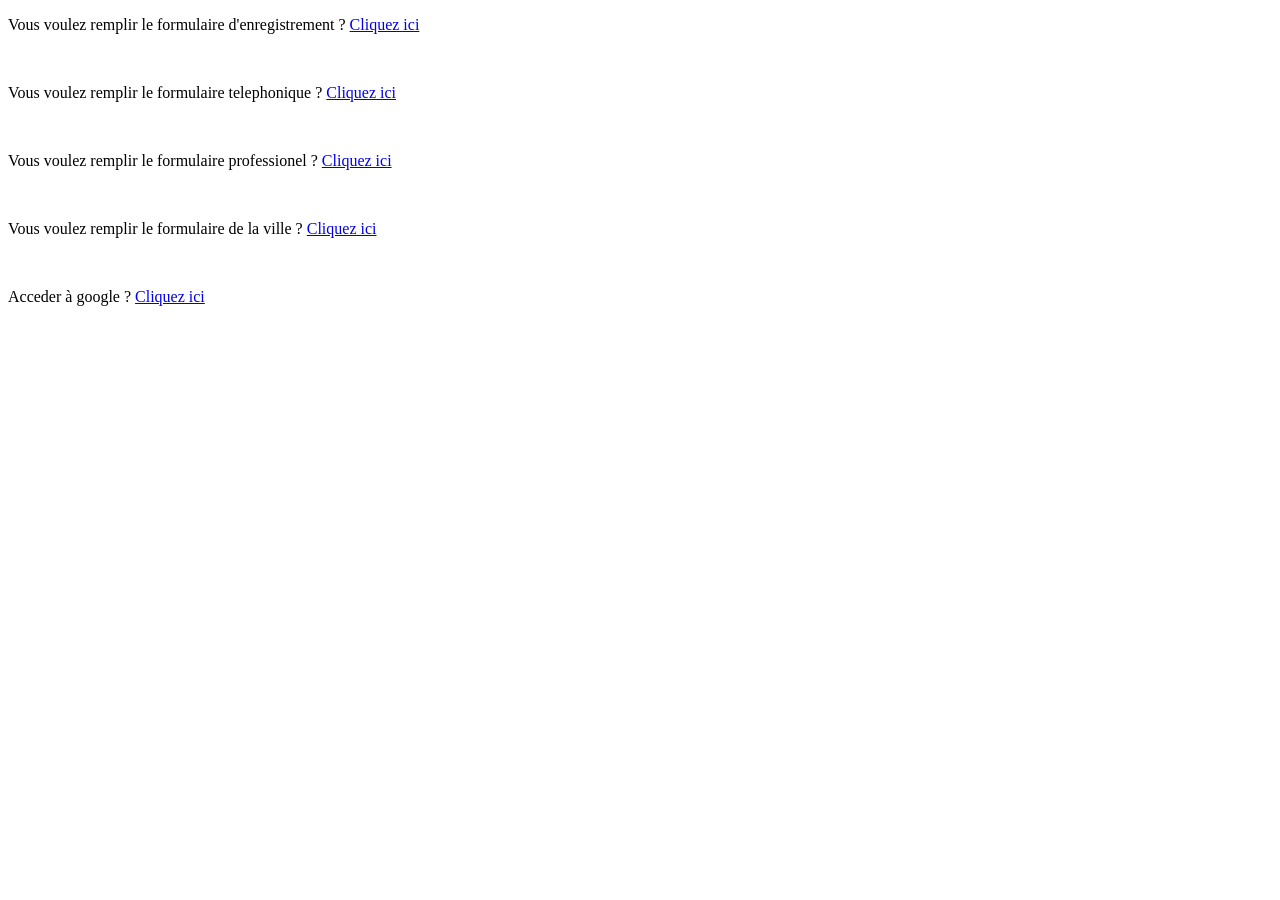
<file: HTML_ESTS/index.html>
<!DOCTYPE html>
<html lang="fr">
<head>
    <meta charset="UTF-8">
    <meta name="viewport" content="width=device-width, initial-scale=1.0">
    <title>Sommaire</title>
</head>
<body>
    <p>Vous voulez remplir le formulaire d'enregistrement ? <a href="test.html" target="_blank">Cliquez ici</a></p> <br>
    <p>Vous voulez remplir le formulaire telephonique ? <a href="test1.html" target="_blank">Cliquez ici</a></p> <br>
    <p>Vous voulez remplir le formulaire professionel ? <a href="test2.html" target="_blank">Cliquez ici</a></p> <br>
    <p>Vous voulez remplir le formulaire de la ville ? <a href="test3.html" target="_blank">Cliquez ici</a></p> <br>


    <p>Acceder à google ? <a href="https://www.google.com" target="_blank">Cliquez ici</a></p> <br>

</body>
</html>
</file>
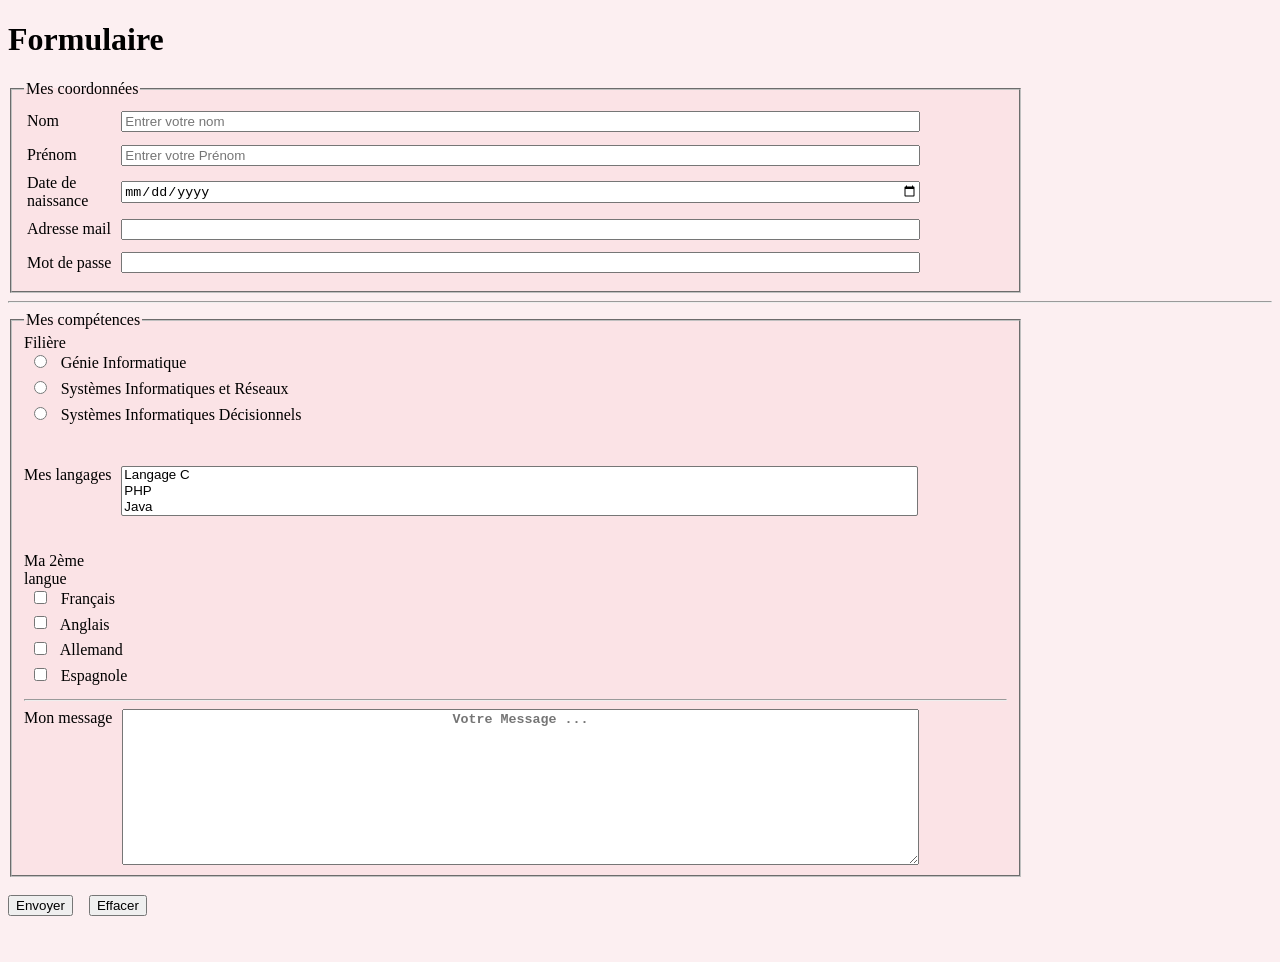
<file: projet_dev_web/index.html>
<!DOCTYPE html>
<html lang="en">
<head>
    <meta charset="UTF-8">
    <meta name="viewport" content="width=device-width, initial-scale=1.0">
    <title>Document</title>
    <link rel="stylesheet" href="style.css">
</head>
<body>
    <h1>Formulaire</h1>

    <form action="#">
        <fieldset>
            <legend>Mes coordonnées</legend>
            <table border="0">
                <tr>
                    <td class="entry"><label for="Nom">Nom</label> </td>
                    <td><input type="text" name="Nom" id="Nom" placeholder="Entrer votre nom"></td>
                </tr>

                <tr>
                    <td class="entry"><label for="Prenom">Prénom</label> </td>
                    <td><input type="text" name="Prenom" id="Prenom" placeholder="Entrer votre Prénom"></td>
                </tr>

                <tr>
                    <td class="entry"><label for="Date">Date de naissance</label> </td>
                    <td><input type="date" name="Date" id="Date"></td>
                </tr>

                <tr>
                    <td class="entry"><label for="email">Adresse mail</label> </td>
                    <td><input type="email" name="Email" id="Email"></td>
                </tr>

                <tr>
                    <td class="entry"><label for="Password">Mot de passe</label> </td>
                    <td><input type="password" name="Password" id="Password"></td>
                </tr>
            </table>
        </fieldset>

        <hr>

        <fieldset>
            <legend>Mes compétences</legend>

                <label for="filiere">Filière</label><br>
                <input type="radio" name="filiere" id="filiere" value="Génie Informatique"> Génie Informatique <br>
                <input type="radio" name="filiere" id="filiere" value="Systèmes Informatiques et Réseaux"> Systèmes Informatiques et Réseaux <br> 
                <input type="radio" name="filiere" id="filiere" value="Systèmes Informatiques Décisionnels"> Systèmes Informatiques Décisionnels <br><br>
                <br>
                <div class="textes">
                    <label for="langages">Mes langages</label>
                    <select name="langages[]" id="langages" multiple>
                        <option value="Langage C"> Langage C</option>
                        <option value="PHP"> PHP</option>
                        <option value="Java"> Java</option>
                    </select>
                </div>
                <br><br>
                <label for="langues">Ma 2ème <br>langue</label> <br>
                
                <input type="checkbox" name="langues" id="langues" value="Français"> Français <br>
                   
                <input type="checkbox" name="langues" id="langues" value="Anglais"> Anglais <br>
                    
                <input type="checkbox" name="langues" id="langues" value="Allemand"> Allemand <br>
                    
                <input type="checkbox" name="langues" id="langues" value="Espagnole"> Espagnole <br>
                    
            <hr>

            <div class="textes">
                <label for="Message">Mon message</label> 
                <textarea name="message" id="message" cols="100" rows="10" placeholder="Votre Message ..."></textarea>
            </div>

        </fieldset><br>
        <input type="submit" value="Envoyer" name="envoyer" id="envoyer"> &nbsp;&nbsp; <input type="reset" name="effacer" id="effacer" value="Effacer">
    </form>
</body>
</html>
</file>
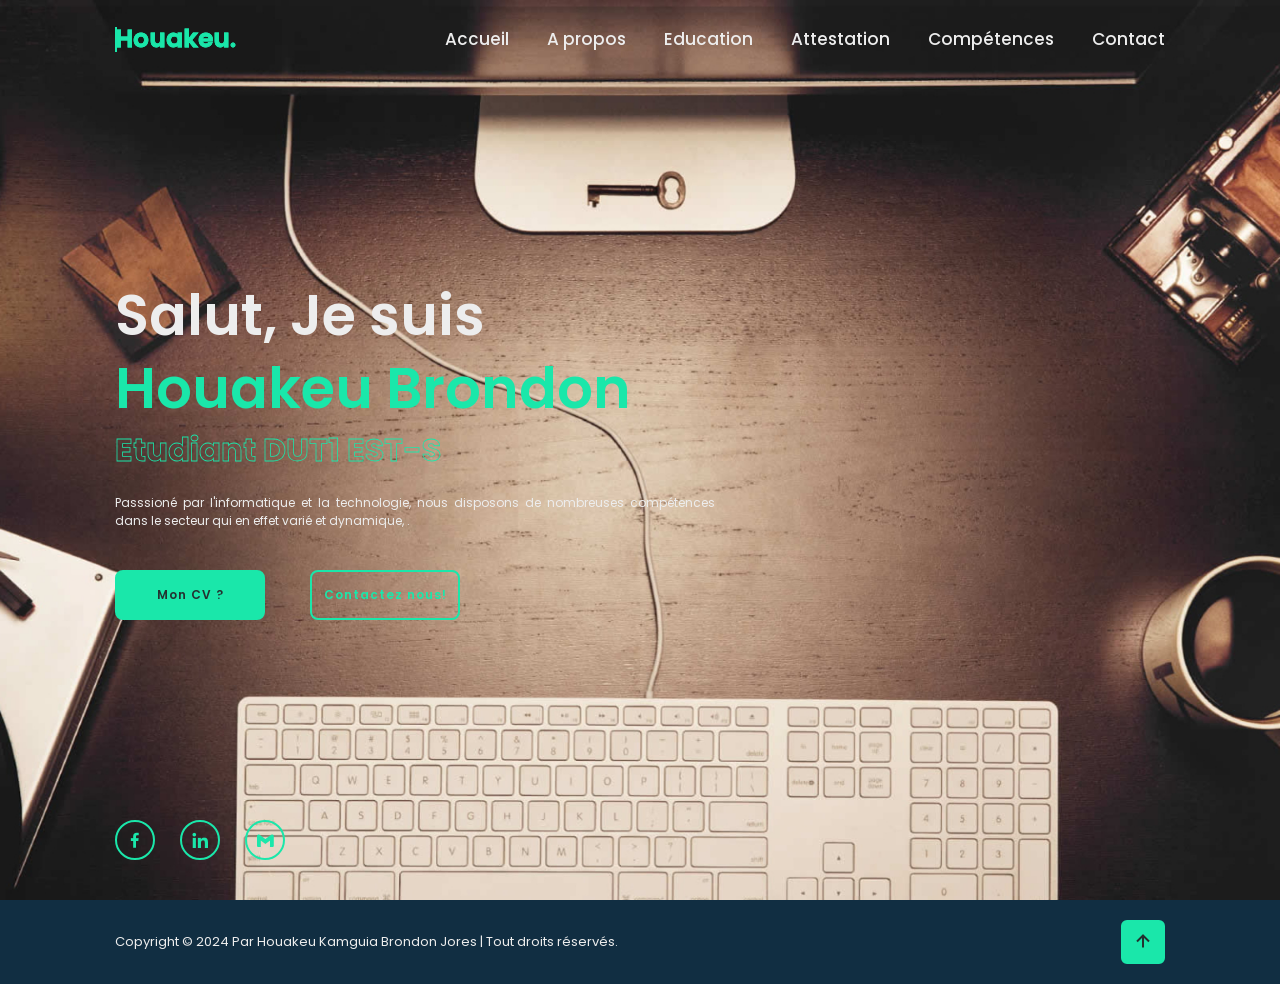
<file: Site Portfolio/index.html>
<!DOCTYPE html>
<html lang="fr">
<head>
    <meta charset="UTF-8">
    <meta http-equiv="X-UA-Compatible" content="IE=edge">
    <meta name="viewport" content="width=device-width, initial-scale=1.0">
    <title>Houakeu Brondon Portfolio</title>
    <link rel="stylesheet" href="css/style.css">
    <link rel="shortcut icon" href="images/Young_programs-removebg-preview.png" type="image/x-icon">
     <!--Icones section -->
    <link href='https://unpkg.com/boxicons@2.1.4/css/boxicons.min.css' rel='stylesheet'>
</head>
<body>
    
    <!--header section -->
    <header class="header">
        <a href="#" class="logo">Houakeu.</a>

        <div class='bx bx-menu' id="menu-icon"></div>
       
        <nav class="navbar">
            <a href="index.html" target="_blank" class="active">Accueil</a>
            <a href="Apropos.html" target="_blank">A propos</a>
            <a href="Education.html" target="_blank">Education</a>
            <a href="Attestation.html" target="_blank">Attestation</a>
            <a href="competences.html" target="_blank">Compétences</a>
            <a href="contact.html" target="_blank">Contact</a>

            <span class="active-nav"></span>
        </nav>
    </header>

    <!--Accueil section -->

    <section class="home" id="Accueil" name="Accueil">
        <div class="home-content">
            <h1>Salut, Je suis <span>Houakeu Brondon</span></h1>
            <div class="text-animate">
                <h3>Etudiant DUT1 EST-S</h3>
            </div>
            <p>
            Passsioné par l'informatique et la technologie, nous disposons de nombreuses compétences dans le secteur qui en effet varié et dynamique, .</p>

            <div class="btn-box">
                <a href="CV_BRONDON.pdf" class="btn">Mon CV ?</a>
                <a href="mailto:houakeukamguiabrandonjores@gmail.com" class="btn">Contactez nous!</a>
            </div>
        </div>
        

        <div class="home-sci">
            <a href="https://www.facebook.com/profile.php?id=100095221237645&mibextid=ZbWKwL"><i class='bx bxl-facebook' ></i></a>
            <a href="https://www.linkedin.com/in/brondon-jores-houakeu-360a4a2b9/"><i class='bx bxl-linkedin' ></i></a>
            <a href="mailto:houakeukamguiabrandonjores@gmail.com"><i class='bx bxl-gmail' ></i></a>
        </div>

        <!--div class="home-imghover"></div-->
    </section>

    
    <!-- Footer section -->
    <footer class="footer">
        <div class="footer-text">
            <p>Copyright &copy; 2024 Par Houakeu Kamguia Brondon Jores | Tout droits réservés.</p>
        </div>

        <div class="footer-iconTop">
            <a href="#"><i class="bx bx-up-arrow-alt"></i></a>
        </div>
    </footer>
    <script src="js/script.js"></script>
</body>
</html>
</file>
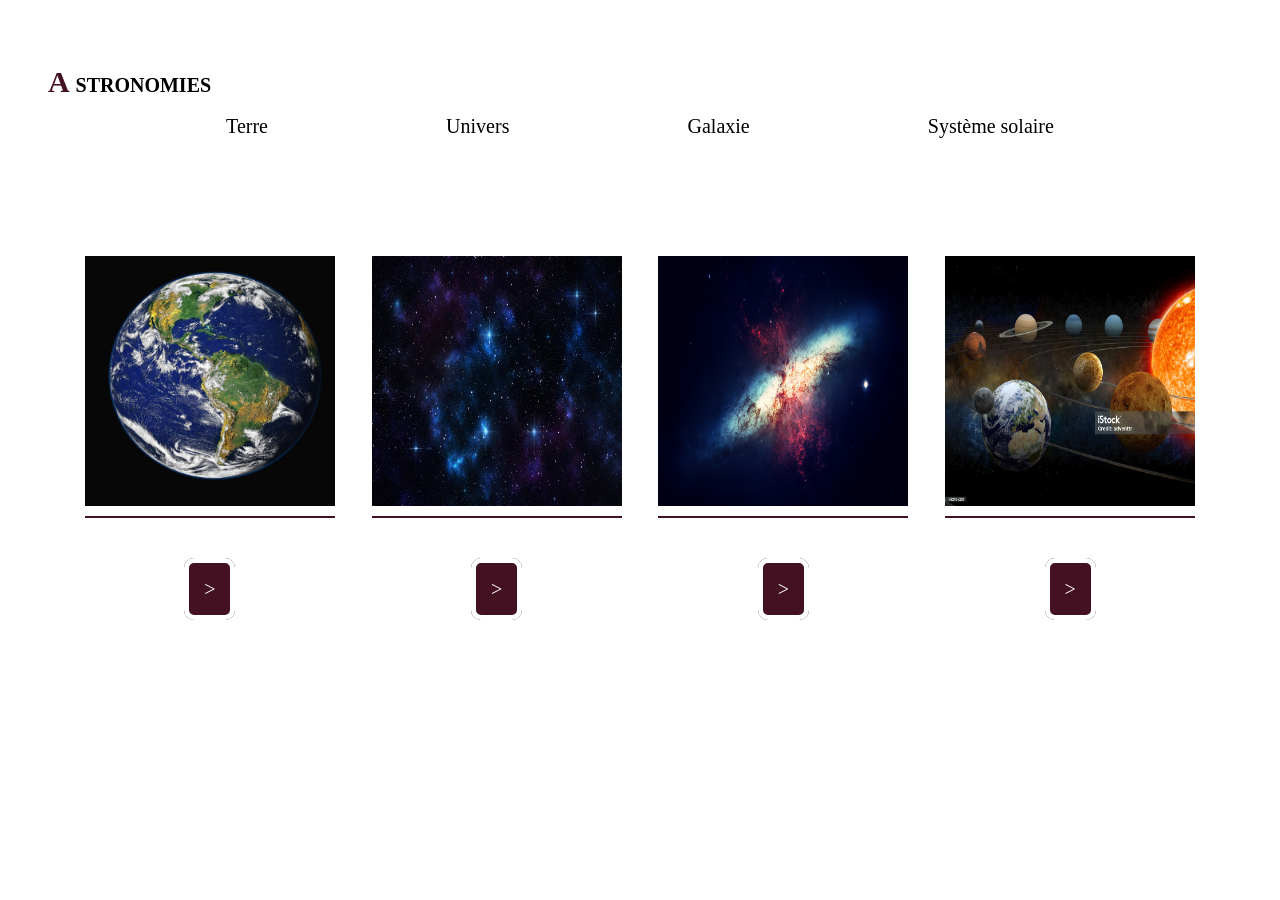
<file: TP_HTML_ESTS/Index.html>
<!DOCTYPE html>
<html lang="en">
<head>
    <meta charset="UTF-8">
    <meta name="viewport" content="width=device-width, initial-scale=1.0">
    <title>Document</title>
</head>
<body>
    <h2><span>A </span>STRONOMIES</h2>
    <nav>
        <a href="page_terre.html" target="_blank">Terre</a>
        <a href="page_univers.html" target="_blank">Univers</a>
        <a href="page_galaxie.html" target="_blank">Galaxie</a>
        <a href="page_systeme_solaire.html" target="_blank">Système solaire</a>
        
    </nav>
    

    <br>
    <div class="contain"> 
        <div>
            <img src="./images/terre2.jpg" alt="Terre">
            <p><span> <a href="page_terre.html" target="_blank"> > </a>  </span></p>
        </div>
        <div>
            <img src="./images/univers1.jpg" alt="univers">
            <p><span> <a href="page_univers.html" target="_blank"> > </a></span></p>
        </div>
        <div>
            <img src="./images/galaxie1.jpg" alt="Galaxie">
            <p><span><a href="page_galaxie.html" target="_blank"> > </a> </span></p>
        </div>
        <div>
            <img src="./images/syssol1.jpg" alt="Système solaire">
            <p><span> <a href="page_systeme_solaire.html" target="_blank"> > </a> </span></p>
        </div>    
    </div>
    
</body>
</html>

<style>
    body{
        padding: 40px;
        overflow-x: hidden;
    }
    h2 span{
        color: #412;
        font-size: 30px;
        font-weight: bold;
    }
    h2{
        font-size: 20px;
    }
    nav{
        margin-top: 10px;
        display: flex;
        flex-direction: row;
        justify-content: space-evenly;
        color: black;
        font-size: 20px;
        margin-bottom: 100px;
    }

    nav a{
        transition: .5s;
    }

    nav a:hover{    
        border-bottom: 2px solid  rgb(59, 10, 26) ;
        color: #412;
        transform: translateY(15%);
        transition: .5s;
    }

    .contain{
        margin: 0;
        display: flex;
        flex-direction: row;
        justify-content: space-evenly;
    }
    img{
        height: 250px;
        width: 250px;
        margin-bottom: 40px;
        padding-bottom: 10px;
        border-bottom: 2px solid  #412 ;
    }
    a{
        text-decoration: none;  
        color: black;
    }
    p{
        text-align: center;
    }
    p span{
        cursor: pointer;
        background: #412;
        font-size: 20px;
        color: #fff;
        padding: 15px;
        border:5px solid  #fff ;
        border-radius: 10px;
        transition: .5s;
    }
    p span a{
        cursor: pointer;
        color: #fff;
       
    }
    p span:hover{
        cursor: pointer;
        background: #fff;
        color: #412;
        border: 2px solid  #412 ;
        transition: .5s;
    }

    p span a:hover{
        cursor: pointer;
        color: #412;
        transition: .5s;
    }
</style>
</file>
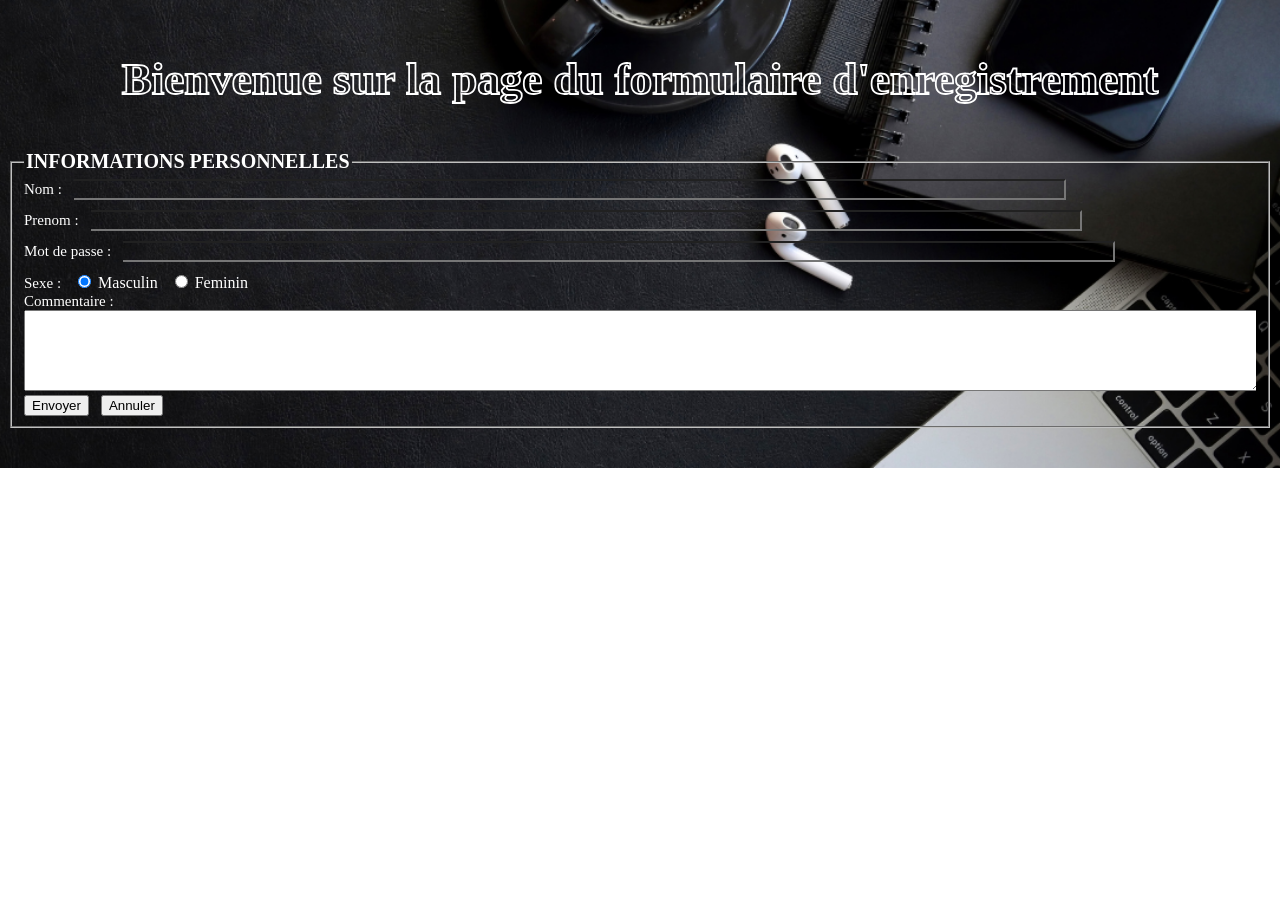
<file: HTML_ESTS/test.html>
<!DOCTYPE html>
<html>
<head>
    <title>Ma premiere page web</title>
</head>
<body background="./images/Black.png" style="background-repeat: no-repeat; background-size: cover;">

    <p style="color: transparent; text-align: center; font-size: 45px; font-weight: bold; -webkit-text-stroke: 1.8px #fff;">Bienvenue sur la page du formulaire d'enregistrement</p>
    <form action="#">
        <fieldset>
            
            
            <legend style="color: white; font-size: 20px; font-weight: bold; ">INFORMATIONS PERSONNELLES</legend>
            <div class="contain">
                <label for="Name" class="textelabel">Nom :</label> &nbsp;
                <label for="#"><input type="text" class="texteinput"></label><br>

                <label for="Name" class="textelabel">Prenom :</label> &nbsp;
                <label for="#"><input type="text" class="texteinput"></label><br>

                <label for="Name" class="textelabel">Mot de passe :</label> &nbsp;
                <label for="#"><input type="password" class="texteinput"></label><br>

                <label for="Name" class="textelabel">Sexe :</label> &nbsp;
                <label for="#" style="color: #fff;"><input type="radio" name="sexe" id="#" value="Masculin" checked > Masculin &nbsp; <input type="radio" name="sexe" id="#" value="Feminin"> Feminin</label><br>
                
                <label for="Name" class="textelabel">Commentaire :</label> &nbsp;
                <label for="#" style="color: #fff;"><textarea name="texte" id="" cols="100" rows="5"></textarea></label> <br>

                <label for="Name" class="textebtn"> <input type="submit" value="Envoyer"></label> &nbsp;
                <label for="#" class="textebtn"> <input type="reset" value="Annuler"> </label> <br>
                

            </div>            
        </fieldset>
    </form>

</body>
</html>

<style>
    *{
        overflow-x: hidden;
    }
    .texteinput{
        width: 80%; 
        margin-bottom: 10px;
        background: none;
        border-left: 0px !important ;
        color: #fff;
    }
    .textelabel{
        color: white;
        font-size: 15px;
    }
    .contain{ 
        display: block;
        justify-content: space-between;
    }
    textarea{
        width: 100%;
    }
    .textebtn{
        height: 100px;
        width: 100px;
    }
    

</style>
</file>
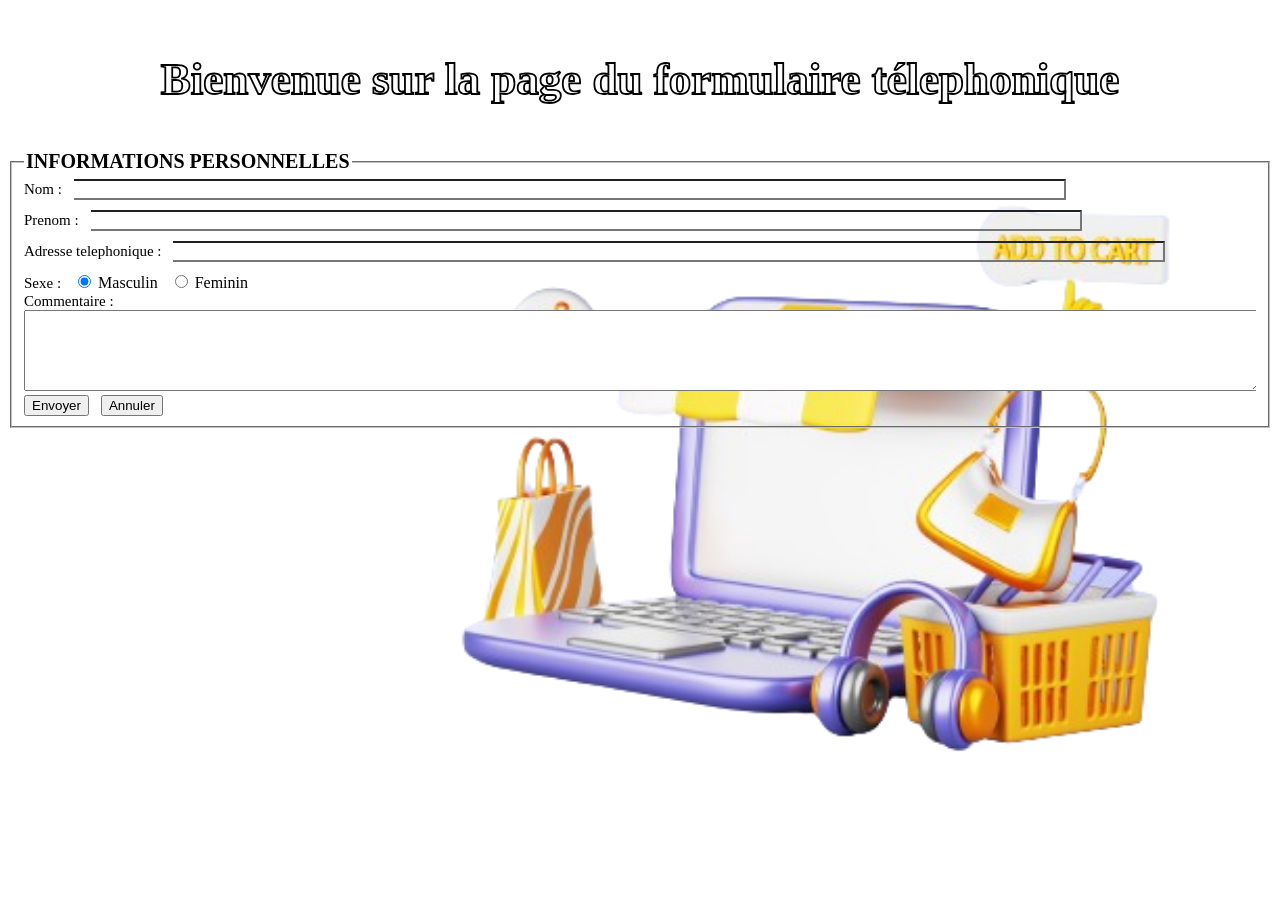
<file: HTML_ESTS/test1.html>
<!DOCTYPE html>
<html>
<head>
    <title>Ma premiere page web</title>
</head>
<body background="./images/img1.png" style="background-repeat: no-repeat; background-size: cover;">

    <p style="color: transparent; text-align: center; font-size: 45px; font-weight: bold; -webkit-text-stroke: 1.8px #000;">Bienvenue sur la page du formulaire télephonique</p>
    <form action="#">
        <fieldset>
            
            
            <legend style="color: #000; font-size: 20px; font-weight: bold; ">INFORMATIONS PERSONNELLES</legend>
            <div class="contain">
                <label for="Name" class="textelabel">Nom :</label> &nbsp;
                <label for="#"><input type="text" class="texteinput"></label><br>

                <label for="Name" class="textelabel">Prenom :</label> &nbsp;
                <label for="#"><input type="text" class="texteinput"></label><br>

                <label for="Name" class="textelabel">Adresse telephonique :</label> &nbsp;
                <label for="#"><input type="text" class="texteinput"></label><br>

                <label for="Name" class="textelabel">Sexe :</label> &nbsp;
                <label for="#" style="color: #000;"><input type="radio" name="sexe" id="#" value="Masculin" checked > Masculin &nbsp; <input type="radio" name="sexe" id="#" value="Feminin"> Feminin</label><br>
                
                <label for="Name" class="textelabel">Commentaire :</label> &nbsp;
                <label for="#" style="color: #000;"><textarea name="texte" id="" cols="100" rows="5"></textarea></label> <br>

                <label for="Name" class="textebtn"> <input type="submit" value="Envoyer"></label> &nbsp;
                <label for="#" class="textebtn"> <input type="reset" value="Annuler"> </label> <br>
                

            </div>            
        </fieldset>
    </form>

</body>
</html>

<style>
    *{
        overflow-x: hidden;
    }
    .texteinput{
        width: 80%; 
        margin-bottom: 10px;
        background: none;
        border-left: 0px !important ;
        color: #000;
    }
    .textelabel{
        color: #000;
        font-size: 15px;
    }
    .contain{ 
        display: block;
        justify-content: space-between;
    }
    textarea{
        width: 100%;
    }
    .textebtn{
        height: 100px;
        width: 100px;
    }
    

</style>
</file>
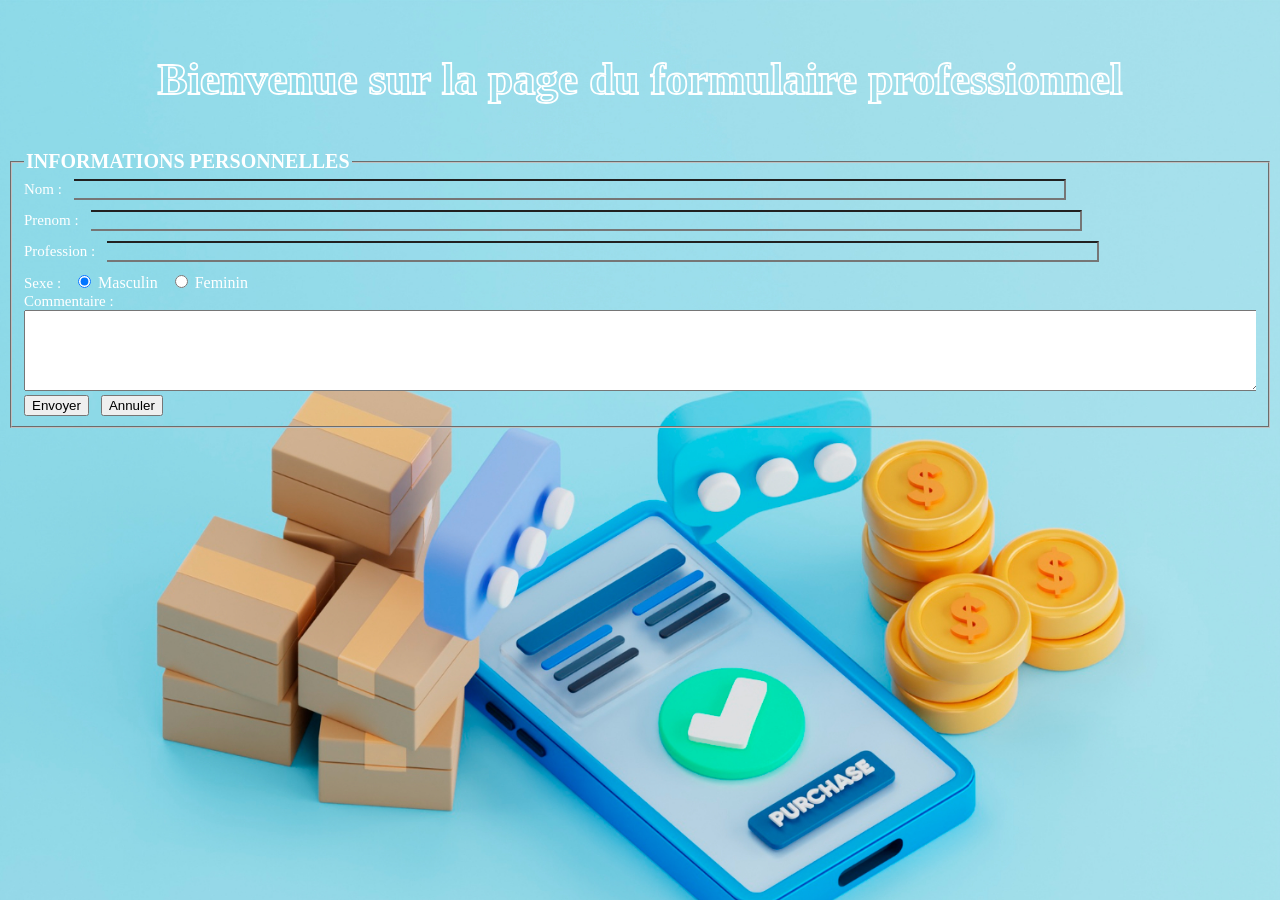
<file: HTML_ESTS/test2.html>
<!DOCTYPE html>
<html>
<head>
    <title>Ma premiere page web</title>
</head>
<body background="./images/representation.jpg" style="background-repeat: no-repeat; background-size: cover;">

    <p style="color: transparent; text-align: center; font-size: 45px; font-weight: bold; -webkit-text-stroke: 1.8px #fff;">Bienvenue sur la page du formulaire professionnel</p>
    <form action="#">
        <fieldset>
            
            
            <legend style="color: white; font-size: 20px; font-weight: bold; ">INFORMATIONS PERSONNELLES</legend>
            <div class="contain">
                <label for="Name" class="textelabel">Nom :</label> &nbsp;
                <label for="#"><input type="text" class="texteinput"></label><br>

                <label for="Name" class="textelabel">Prenom :</label> &nbsp;
                <label for="#"><input type="text" class="texteinput"></label><br>

                <label for="Name" class="textelabel">Profession :</label> &nbsp;
                <label for="#"><input type="text" class="texteinput"></label><br>

                <label for="Name" class="textelabel">Sexe :</label> &nbsp;
                <label for="#" style="color: #fff;"><input type="radio" name="sexe" id="#" value="Masculin" checked > Masculin &nbsp; <input type="radio" name="sexe" id="#" value="Feminin"> Feminin</label><br>
                
                <label for="Name" class="textelabel">Commentaire :</label> &nbsp;
                <label for="#" style="color: #fff;"><textarea name="texte" id="" cols="100" rows="5"></textarea></label> <br>

                <label for="Name" class="textebtn"> <input type="submit" value="Envoyer"></label> &nbsp;
                <label for="#" class="textebtn"> <input type="reset" value="Annuler"> </label> <br>
                

            </div>            
        </fieldset>
    </form>

</body>
</html>

<style>
    *{
        overflow-x: hidden;
    }
    .texteinput{
        width: 80%; 
        margin-bottom: 10px;
        background: none;
        border-left: 0px !important ;
        color: #fff;
    }
    .textelabel{
        color: white;
        font-size: 15px;
    }
    .contain{ 
        display: block;
        justify-content: space-between;
    }
    textarea{
        width: 100%;
    }
    .textebtn{
        height: 100px;
        width: 100px;
    }
    

</style>
</file>
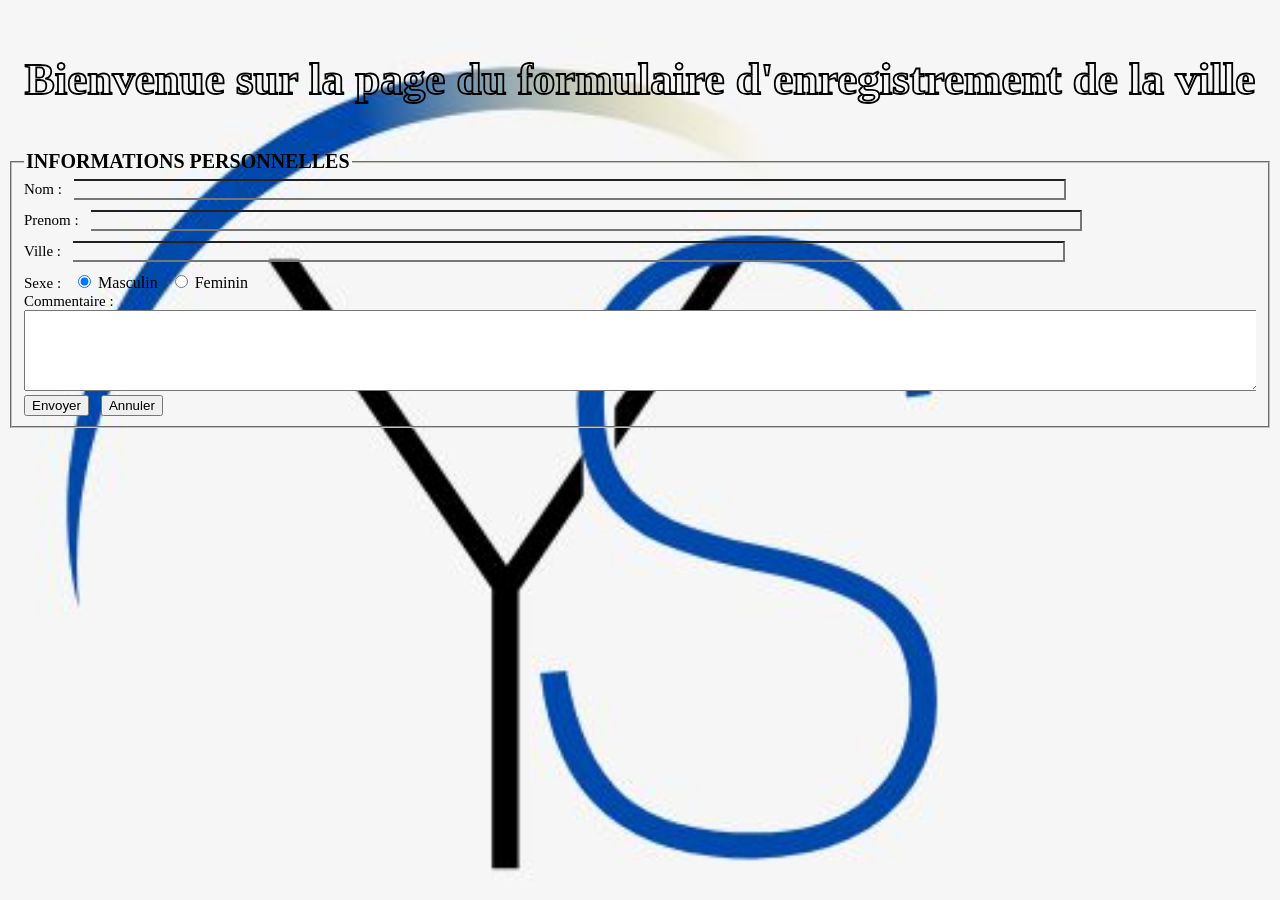
<file: HTML_ESTS/test3.html>
<!DOCTYPE html>
<html>
<head>
    <title>Ma premiere page web</title>
</head>
<body background="./images/yps.jpg" style="background-repeat: no-repeat; background-size: cover;">

    <p style="color: transparent; text-align: center; font-size: 45px; font-weight: bold; -webkit-text-stroke: 1.8px #000;">Bienvenue sur la page du formulaire d'enregistrement de la ville</p>
    <form action="#">
        <fieldset>
            
            
            <legend style="color: #000; font-size: 20px; font-weight: bold; ">INFORMATIONS PERSONNELLES</legend>
            <div class="contain">
                <label for="Name" class="textelabel">Nom :</label> &nbsp;
                <label for="#"><input type="text" class="texteinput"></label><br>

                <label for="Name" class="textelabel">Prenom :</label> &nbsp;
                <label for="#"><input type="text" class="texteinput"></label><br>

                <label for="Name" class="textelabel">Ville :</label> &nbsp;
                <label for="#"><input type="text" class="texteinput"></label><br>

                <label for="Name" class="textelabel">Sexe :</label> &nbsp;
                <label for="#" style="color: #000;"><input type="radio" name="sexe" id="#" value="Masculin" checked > Masculin &nbsp; <input type="radio" name="sexe" id="#" value="Feminin"> Feminin</label><br>
                
                <label for="Name" class="textelabel">Commentaire :</label> &nbsp;
                <label for="#" style="color: #000;"><textarea name="texte" id="" cols="100" rows="5"></textarea></label> <br>

                <label for="Name" class="textebtn"> <input type="submit" value="Envoyer"></label> &nbsp;
                <label for="#" class="textebtn"> <input type="reset" value="Annuler"> </label> <br>
                

            </div>            
        </fieldset>
    </form>

</body>
</html>

<style>
    *{
        overflow-x: hidden;
    }
    .texteinput{
        width: 80%; 
        margin-bottom: 10px;
        background: none;
        border-left: 0px !important ;
        color: #000;
    }
    .textelabel{
        color: #000;
        font-size: 15px;
    }
    .contain{ 
        display: block;
        justify-content: space-between;
    }
    textarea{
        width: 100%;
    }
    .textebtn{
        height: 100px;
        width: 100px;
    }
    

</style>
</file>
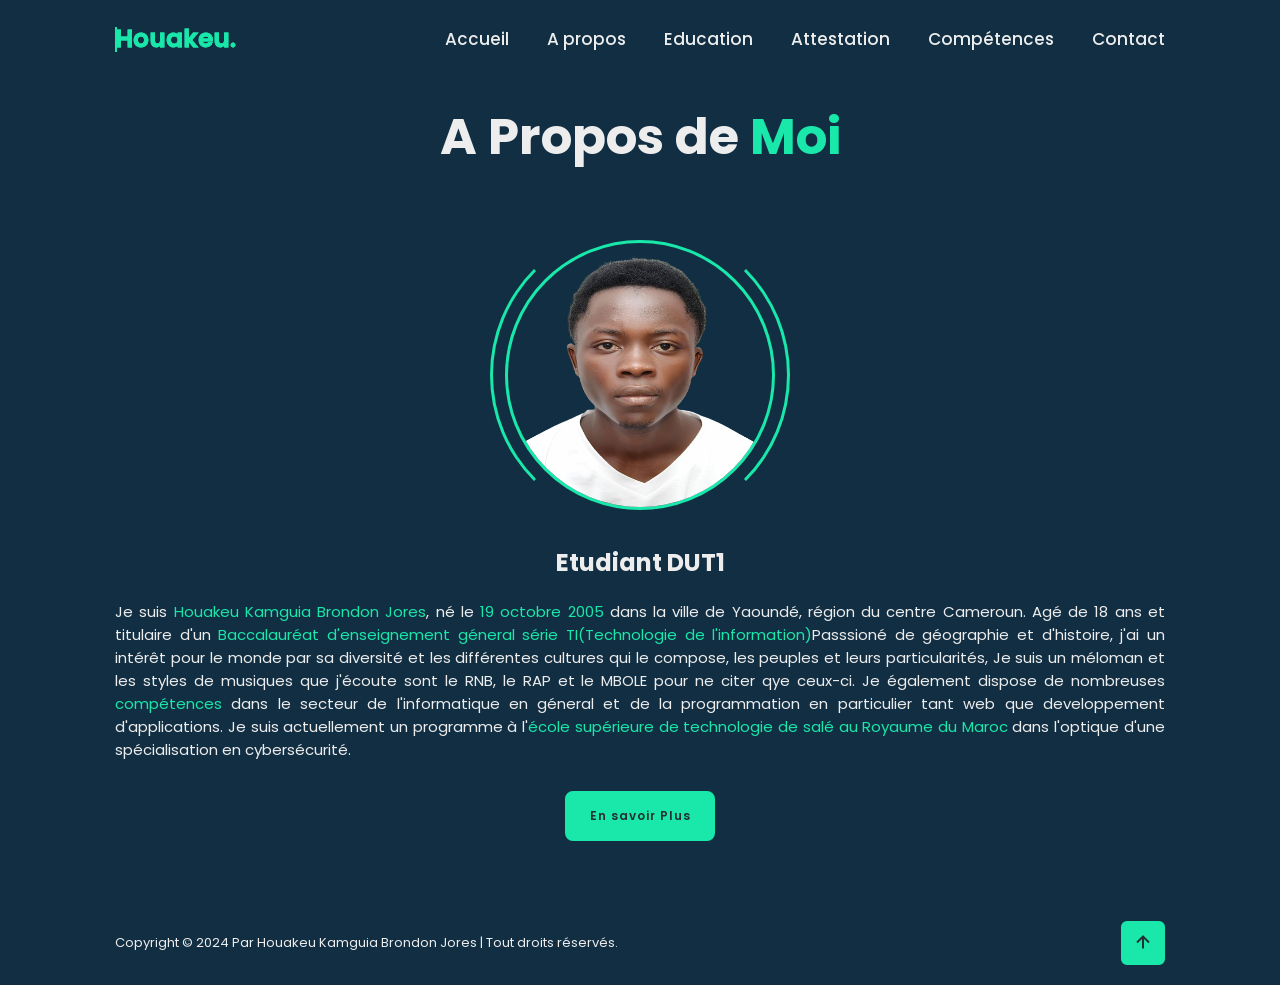
<file: Site Portfolio/Apropos.html>
<!DOCTYPE html>
<html lang="fr">
<head>
    <meta charset="UTF-8">
    <meta http-equiv="X-UA-Compatible" content="IE=edge">
    <meta name="viewport" content="width=device-width, initial-scale=1.0">
    <title>Houakeu Brondon Portfolio</title>
    <link rel="stylesheet" href="css/style.css">
    <link rel="shortcut icon" href="images/Young_programs-removebg-preview.png" type="image/x-icon">
     <!--Icones section -->
    <link href='https://unpkg.com/boxicons@2.1.4/css/boxicons.min.css' rel='stylesheet'>
</head>
<body>
    
    <!--header section -->
    <header class="header">
        <a href="#" class="logo">Houakeu.</a>

        <div class='bx bx-menu' id="menu-icon"></div>
       
        <nav class="navbar">
            <a href="index.html" target="_blank" class="active">Accueil</a>
            <a href="Apropos.html" target="_blank">A propos</a>
            <a href="Education.html" target="_blank">Education</a>
            <a href="Attestation.html" target="_blank">Attestation</a>
            <a href="competences.html" target="_blank">Compétences</a>
            <a href="contact.html" target="_blank">Contact</a>

            <span class="active-nav"></span>
        </nav>
    </header>


    <!--A Propos section -->
    
    <section class="Apropos" id="Apropos" name="Apropos">
        <h2 class="heading">A Propos de <span>Moi</span></h2>

        <div class="Apropos-img">
            <img src="images/enlarge.png" alt="">
            <span class="circle-spin"></span>
        </div>

        <div class="Apropos-content">
            <h3>Etudiant DUT1 </h3>
            <p> Je suis <span>Houakeu Kamguia Brondon Jores</span>, né le <span>19 octobre 2005</span> dans la ville de Yaoundé, région du centre Cameroun.
                Agé de 18 ans et titulaire d'un <span>Baccalauréat d'enseignement géneral série TI(Technologie de l'information)</span>Passsioné de géographie et d'histoire,
                j'ai un intérêt pour le monde par sa diversité et les différentes cultures qui le compose, les peuples et leurs particularités,
                Je suis un méloman et les styles de musiques que j'écoute sont le RNB, le RAP et le MBOLE pour ne citer qye ceux-ci. Je également dispose
                de nombreuses <span>compétences</span> dans le secteur de l'informatique en géneral et de la programmation en particulier tant web 
                que developpement d'applications. Je suis actuellement un programme à l'<span>école supérieure de technologie de salé au Royaume du Maroc</span> dans l'optique d'une spécialisation
                en cybersécurité. 
            </p>

            <div class="btn-box btns">
                <a href="https://www.linkedin.com/in/brondon-jores-houakeu-360a4a2b9/" class="btn">En savoir Plus</a>
            </div>
        </div>
    </section>

    <!-- Footer section -->
    <footer class="footer">
        <div class="footer-text">
            <p>Copyright &copy; 2024 Par Houakeu Kamguia Brondon Jores | Tout droits réservés.</p>
        </div>

        <div class="footer-iconTop">
            <a href="#"><i class="bx bx-up-arrow-alt"></i></a>
        </div>
    </footer>
    <script src="js/script.js"></script>
</body>
</html>
</file>
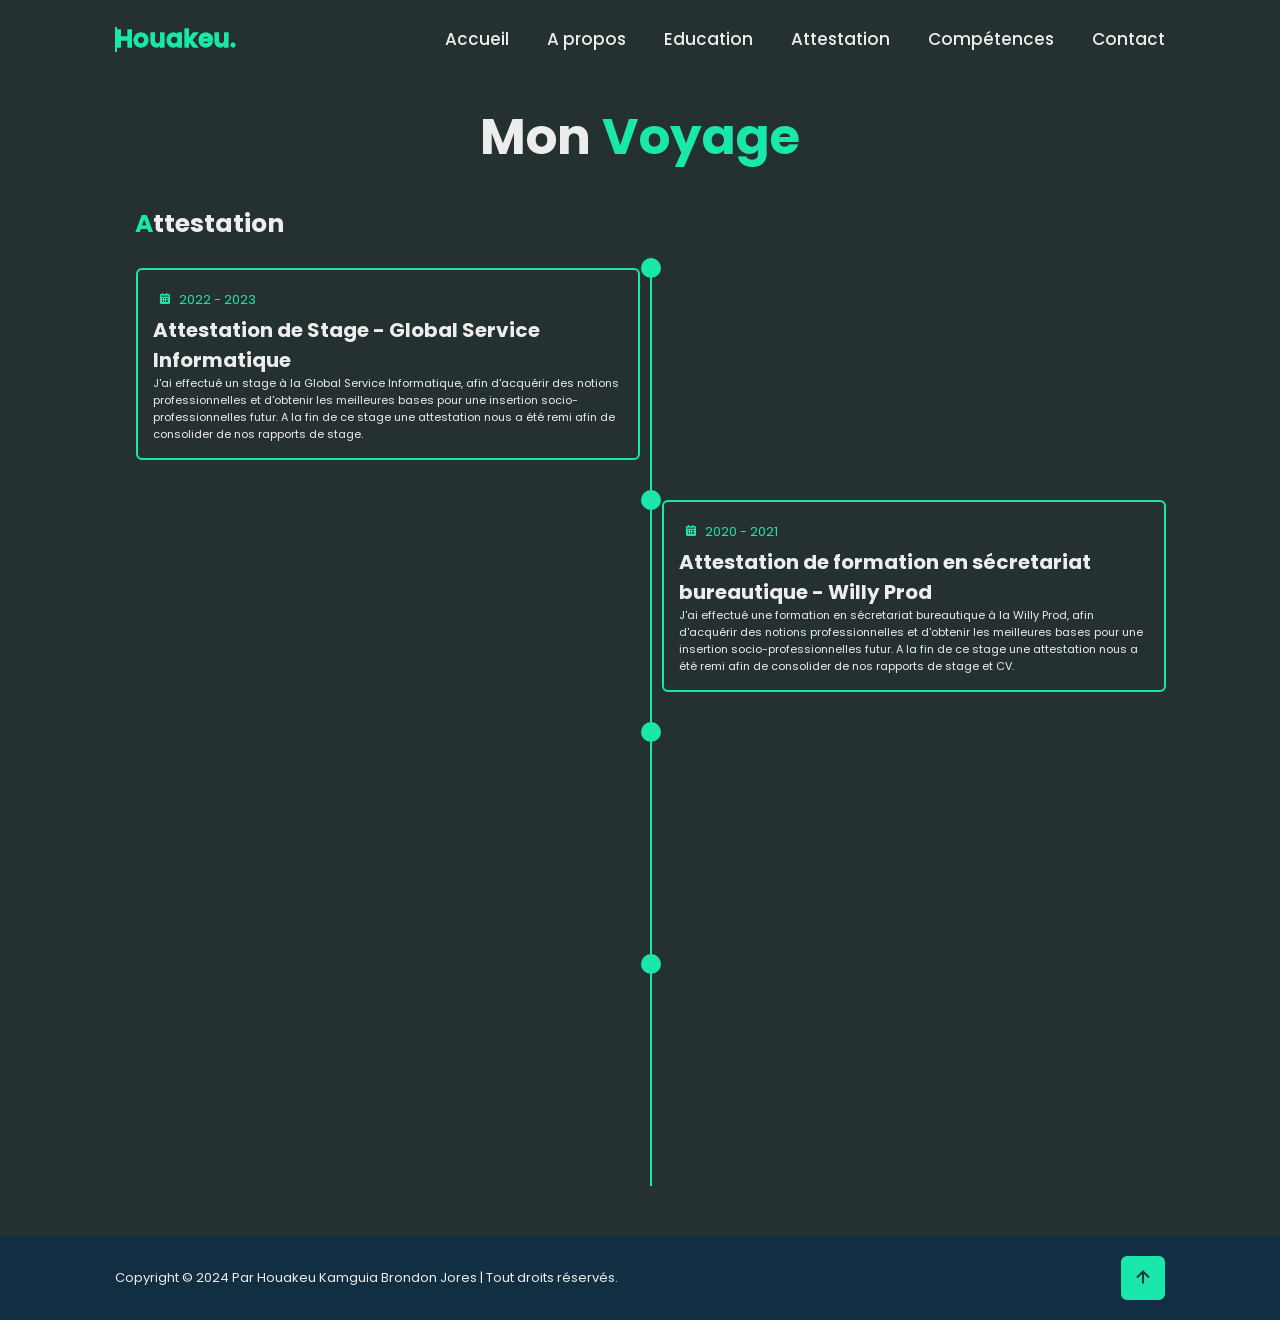
<file: Site Portfolio/Attestation.html>
<!DOCTYPE html>
<html lang="fr">
<head>
    <meta charset="UTF-8">
    <meta http-equiv="X-UA-Compatible" content="IE=edge">
    <meta name="viewport" content="width=device-width, initial-scale=1.0">
    <title>Houakeu Brondon Portfolio</title>
    <link rel="stylesheet" href="css/style.css">
    <link rel="shortcut icon" href="images/Young_programs-removebg-preview.png" type="image/x-icon">
     <!--Icones section -->
    <link href='https://unpkg.com/boxicons@2.1.4/css/boxicons.min.css' rel='stylesheet'>
</head>
<body>
    
    <!--header section -->
    <header class="header">
        <a href="#" class="logo">Houakeu.</a>

        <div class='bx bx-menu' id="menu-icon"></div>
       
        <nav class="navbar">
            <a href="index.html" target="_blank" class="active">Accueil</a>
            <a href="Apropos.html" target="_blank">A propos</a>
            <a href="Education.html" target="_blank">Education</a>
            <a href="Attestation.html" target="_blank">Attestation</a>
            <a href="competences.html" target="_blank">Compétences</a>
            <a href="contact.html" target="_blank">Contact</a>

            <span class="active-nav"></span>
        </nav>
    </header>

  

    <!-- Education section -->
    
    <section class="Education" id="Education" name="Education">
        <h2 class="heading"> Mon <span>Voyage</span> </h2>

        <div class="Education-row">
        
            <div class="Education-column">
                <h3 class="title"><span>A</span>ttestation</h3>

                <div class="Education-box">

                    <div class="Education-content">
                        <div class="content">
                            <div class="year"> <i class="bx bxs-calendar"></i> 2022 - 2023 </div>
                            <h3>Attestation de Stage - Global Service Informatique </h3>
                            <p>J'ai effectué un stage à la Global Service Informatique, afin d'acquérir des notions professionnelles 
                                et d'obtenir les meilleures bases pour une insertion socio-professionnelles futur. A la fin de ce stage une attestation nous a été remi 
                                afin de consolider de nos rapports de stage.
                            </p>
                        </div>
                    </div>

                    <div class="Education-content">
                        <div class="content">
                            <div class="year"> <i class="bx bxs-calendar"></i> 2020 - 2021 </div>
                            <h3>Attestation de formation en sécretariat bureautique - Willy Prod</h3>
                            <p>J'ai effectué une formation en sécretariat bureautique à la Willy Prod, afin d'acquérir des notions professionnelles 
                                et d'obtenir les meilleures bases pour une insertion socio-professionnelles futur. A la fin de ce stage une attestation nous a été remi 
                                afin de consolider de nos rapports de stage et CV.
                            </p>
                        </div>
                    </div>

                    <div class="Education-content">
                        <div class="content">
                            <div class="year"> <i class="bx bxs-calendar"></i> 2018 - 2019 </div>
                            <h3>Attestation de formation en maintenance informatique - ISTIA </h3>
                            <p>J'ai effectué une formation en maintenance informatique sous l'action de l'ISTIA, afin d'acquérir des notions professionnelles 
                                et d'obtenir les meilleures bases pour une insertion socio-professionnelles futur. A la fin de ce stage une attestation nous a été remi 
                                afin de consolider de nos CV.
                            </p>
                        </div>
                    </div>

                    <div class="Education-content">
                        <div class="content">
                            <div class="year"> <i class="bx bxs-calendar"></i> 2016 - 2017 </div>
                            <h3>Attestation de formation en maintenance informatique - Bourse Panafricaine </h3>
                            <p>J'ai effectué une formation en maintenance informatique grâce à la bourse Panafricaine, afin d'acquérir des notions professionnelles 
                                et d'obtenir les meilleures bases pour une insertion socio-professionnelles futur. A la fin de ce stage une attestation nous a été remi 
                                afin de consolider nos CV.
                            </p>
                        </div>
                    </div>

                </div>
            </div>

        </div>

    </section>

    <!-- Footer section -->
    <footer class="footer">
        <div class="footer-text">
            <p>Copyright &copy; 2024 Par Houakeu Kamguia Brondon Jores | Tout droits réservés.</p>
        </div>

        <div class="footer-iconTop">
            <a href="#"><i class="bx bx-up-arrow-alt"></i></a>
        </div>
    </footer>
    <script src="js/script.js"></script>
</body>
</html>
</file>
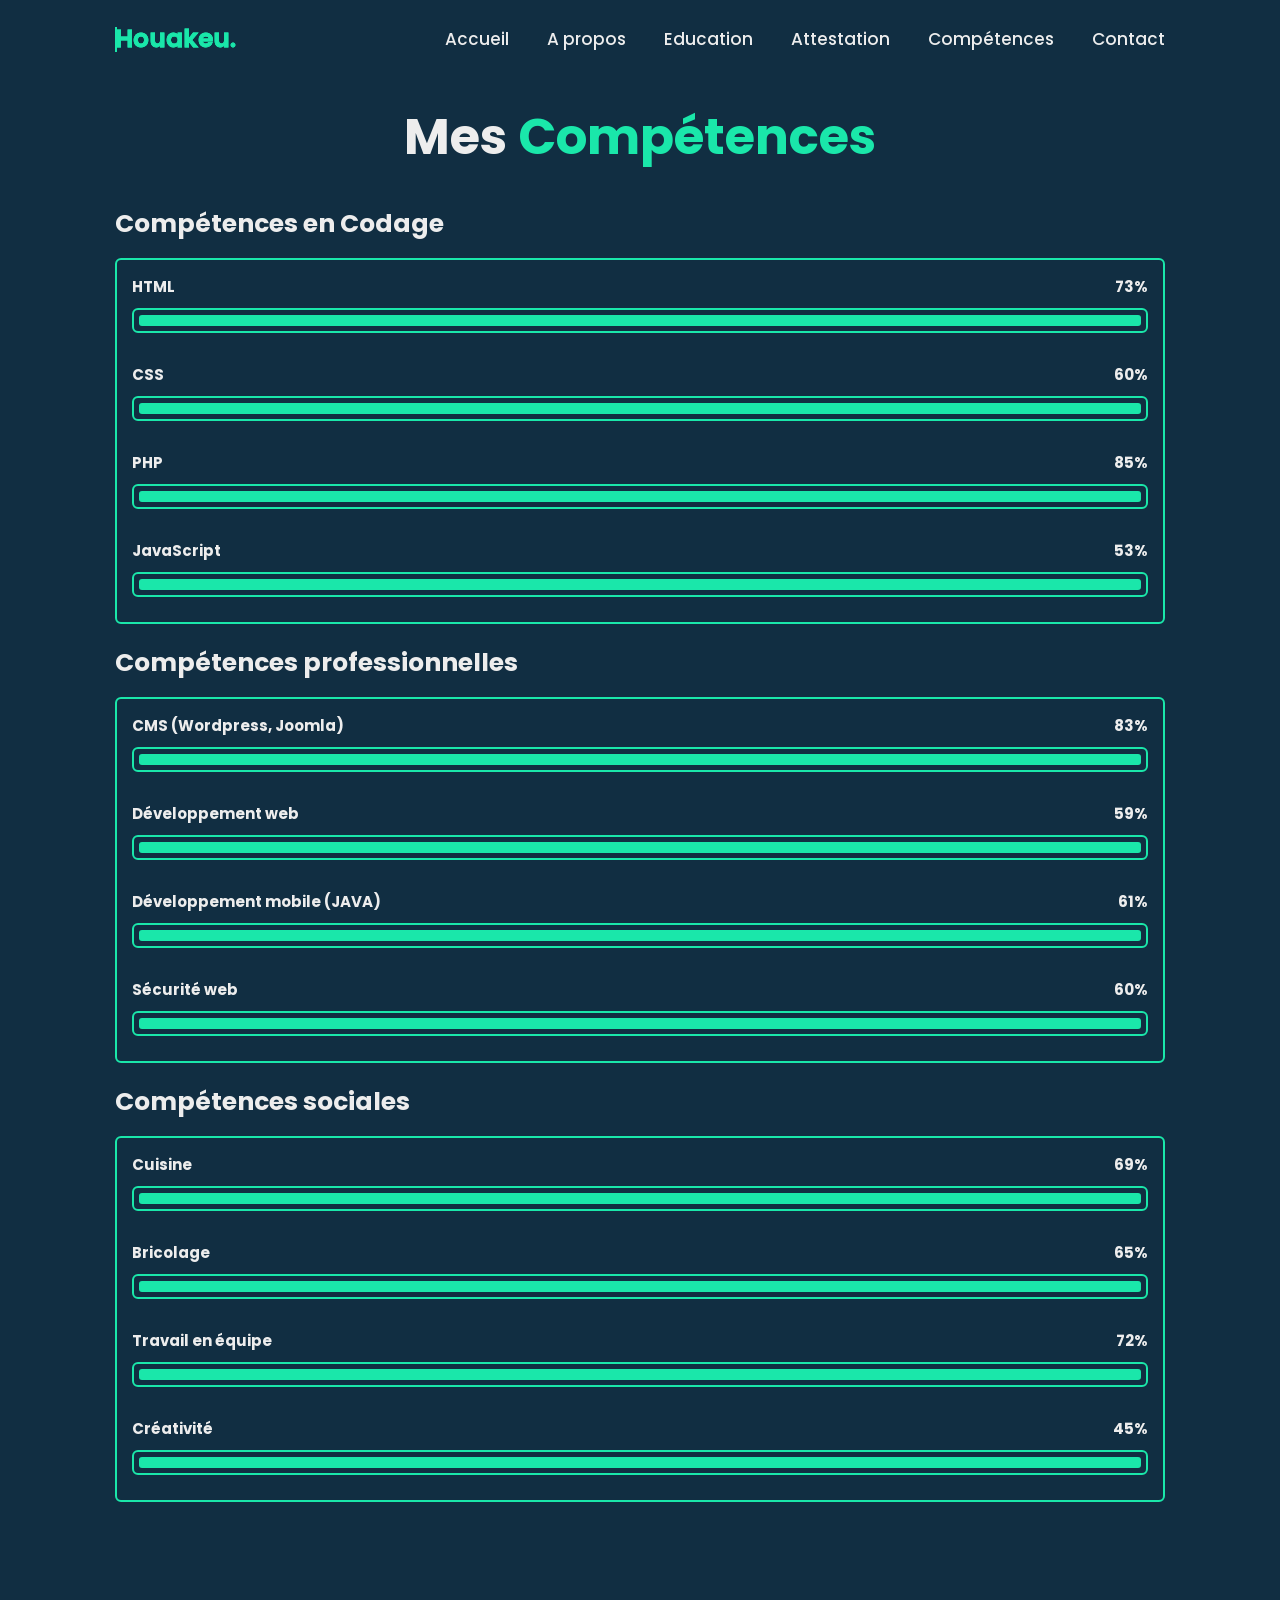
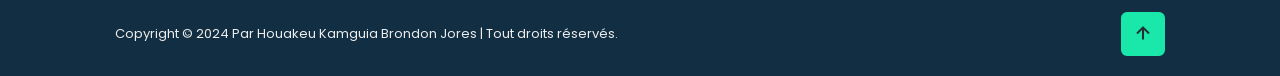
<file: Site Portfolio/competences.html>
<!DOCTYPE html>
<html lang="fr">
<head>
    <meta charset="UTF-8">
    <meta http-equiv="X-UA-Compatible" content="IE=edge">
    <meta name="viewport" content="width=device-width, initial-scale=1.0">
    <title>Houakeu Brondon Portfolio</title>
    <link rel="stylesheet" href="css/style.css">
    <link rel="shortcut icon" href="images/Young_programs-removebg-preview.png" type="image/x-icon">
     <!--Icones section -->
    <link href='https://unpkg.com/boxicons@2.1.4/css/boxicons.min.css' rel='stylesheet'>
</head>
<body>
    
    <!--header section -->
    <header class="header">
        <a href="#" class="logo">Houakeu.</a>

        <div class='bx bx-menu' id="menu-icon"></div>
       
        <nav class="navbar">
            <a href="index.html" target="_blank" class="active">Accueil</a>
            <a href="Apropos.html" target="_blank">A propos</a>
            <a href="Education.html" target="_blank">Education</a>
            <a href="Attestation.html" target="_blank">Attestation</a>
            <a href="competences.html" target="_blank">Compétences</a>
            <a href="contact.html" target="_blank">Contact</a>

            <span class="active-nav"></span>
        </nav>
    </header>


    <!-- Compétences section -->

    <section class="competences" id="competences" name="competences">
        <h2 class="heading">Mes <span>Compétences</span></h2>

        <div class="competences-row">
            <div class="competences-column">
                <h3 class="title">Compétences  en Codage</h3>

                <div class="competences-box">
                    <div class="competences-content">
                        <div class="progress">
                            <h3> HTML <span>73%</span></h3>
                            <div class="bar"><span></span></div>
                        </div>

                        <div class="progress">
                            <h3> CSS <span>60%</span></h3>
                            <div class="bar"><span></span></div>
                        </div>

                        
                        <div class="progress">
                            <h3> PHP <span>85%</span></h3>
                            <div class="bar"><span></span></div>
                        </div>

                        <div class="progress">
                            <h3> JavaScript <span>53%</span></h3>
                            <div class="bar"><span></span></div>
                        </div>
                    </div>
                </div>
            </div>

            <div class="competences-column">
                <h3 class="title">Compétences professionnelles</h3>

                <div class="competences-box">
                    <div class="competences-content">
                        <div class="progress">
                            <h3> CMS (Wordpress, Joomla) <span>83%</span></h3>
                            <div class="bar"><span></span></div>
                        </div>

                        <div class="progress">
                            <h3> Développement web <span>59%</span></h3>
                            <div class="bar"><span></span></div>
                        </div>

                        
                        <div class="progress">
                            <h3> Développement mobile (JAVA) <span>61%</span></h3>
                            <div class="bar"><span></span></div>
                        </div>

                        <div class="progress">
                            <h3> Sécurité web <span>60%</span></h3>
                            <div class="bar"><span></span></div>
                        </div>
                    </div>
                </div>
            </div>

            <div class="competences-row">
                <div class="competences-column">
                    <h3 class="title">Compétences  sociales</h3>
    
                    <div class="competences-box">
                        <div class="competences-content">
                            <div class="progress">
                                <h3> Cuisine <span>69%</span></h3>
                                <div class="bar"><span></span></div>
                            </div>
    
                            <div class="progress">
                                <h3> Bricolage <span>65%</span></h3>
                                <div class="bar"><span></span></div>
                            </div>
    
                            
                            <div class="progress">
                                <h3> Travail en équipe <span>72%</span></h3>
                                <div class="bar"><span></span></div>
                            </div>
    
                            <div class="progress">
                                <h3> Créativité <span>45%</span></h3>
                                <div class="bar"><span></span></div>
                            </div>
                        </div>
                    </div>
                </div>

        </div>
    </section>

    <!-- Footer section -->
    <footer class="footer">
        <div class="footer-text">
            <p>Copyright &copy; 2024 Par Houakeu Kamguia Brondon Jores | Tout droits réservés.</p>
        </div>

        <div class="footer-iconTop">
            <a href="#"><i class="bx bx-up-arrow-alt"></i></a>
        </div>
    </footer>
    <script src="js/script.js"></script>
</body>
</html>
</file>
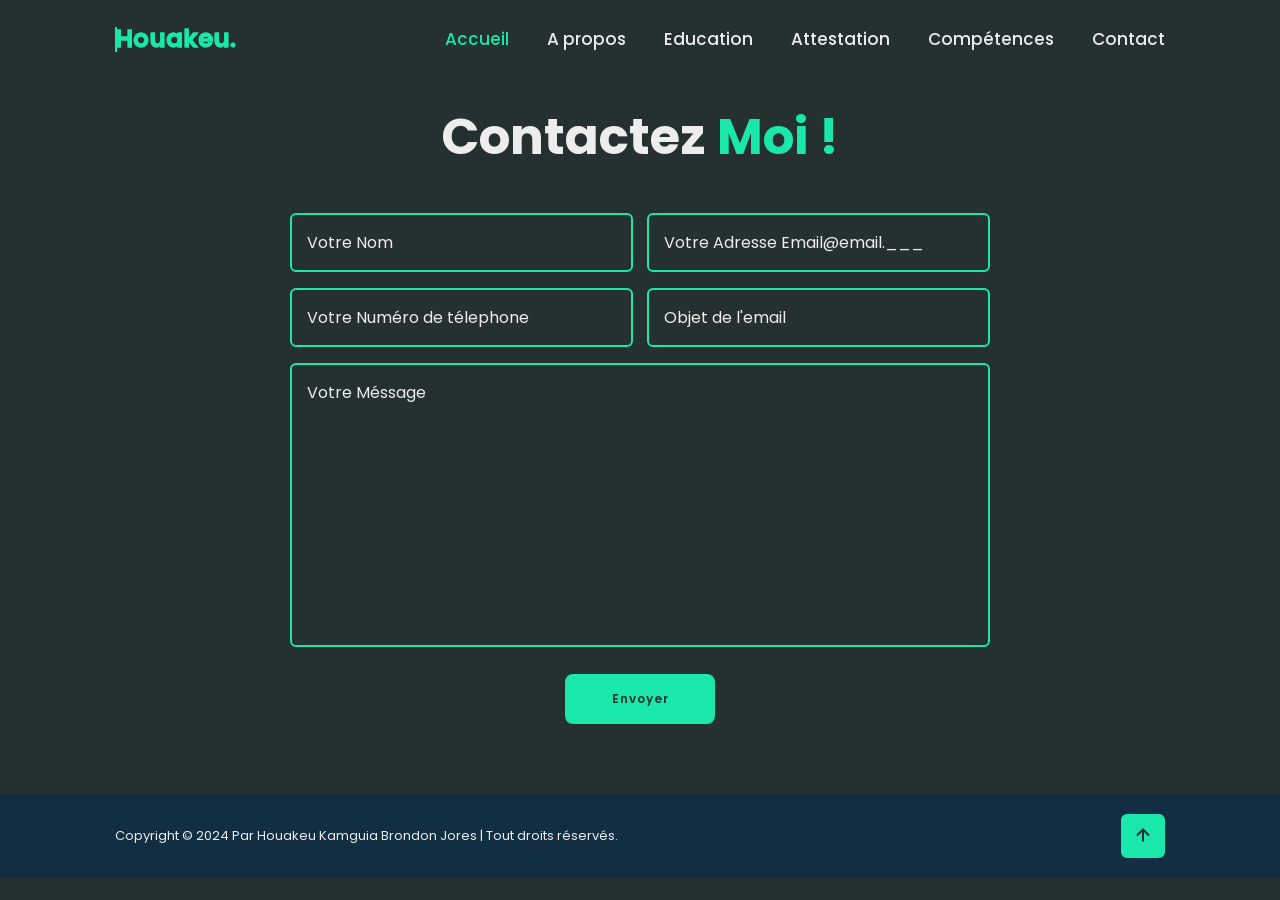
<file: Site Portfolio/contact.html>
<!DOCTYPE html>
<html lang="fr">
<head>
    <meta charset="UTF-8">
    <meta http-equiv="X-UA-Compatible" content="IE=edge">
    <meta name="viewport" content="width=device-width, initial-scale=1.0">
    <title>Houakeu Brondon Portfolio</title>
    <link rel="stylesheet" href="css/style.css">
    <link rel="shortcut icon" href="images/Young_programs-removebg-preview.png" type="image/x-icon">
     <!--Icones section -->
    <link href='https://unpkg.com/boxicons@2.1.4/css/boxicons.min.css' rel='stylesheet'>
</head>
<body>
    
    <!--header section -->
    <header class="header">
        <a href="#" class="logo">Houakeu.</a>

        <div class='bx bx-menu' id="menu-icon"></div>
       
        <nav class="navbar">
            <a href="index.html" target="_blank" class="active">Accueil</a>
            <a href="Apropos.html" target="_blank">A propos</a>
            <a href="Education.html" target="_blank">Education</a>
            <a href="Attestation.html" target="_blank">Attestation</a>
            <a href="competences.html" target="_blank">Compétences</a>
            <a href="contact.html" target="_blank">Contact</a>

            <span class="active-nav"></span>
        </nav>
    </header>

    <!-- Contact section -->

    <section class="contact" id="Contact" name="Contact">
        <h2 class="heading"> Contactez <span>Moi !</span></h2>

        <form action="#">
            <div class="input-box">
                <div class="input-field">
                    <input type="text" placeholder="Votre Nom" required>
                    <span class="focus"></span>
                </div>

                <div class="input-field">
                    <input type="email" placeholder="Votre Adresse Email@email.___" required>
                    <span class="focus"></span>
                </div>
            </div>

            <div class="input-box">
                <div class="input-field">
                    <input type="number" placeholder="Votre Numéro de télephone" min="9" required>
                    <span class="focus"></span>
                </div>

                <div class="input-field">
                    <input type="text" placeholder="Objet de l'email" required>
                    <span class="focus"></span>
                </div>
            </div>

           <div class="textarea-field">
                <textarea name="" id="" cols="30" rows="10" placeholder="Votre Méssage" required></textarea>
                <span class="focus"></span>
           </div>

           <div class="btn-box btns">
                <button type="submit" class="btn">Envoyer</button>
           </div>

        </form>
    </section>

    <!-- Footer section -->
    <footer class="footer">
        <div class="footer-text">
            <p>Copyright &copy; 2024 Par Houakeu Kamguia Brondon Jores | Tout droits réservés.</p>
        </div>

        <div class="footer-iconTop">
            <a href="#"><i class="bx bx-up-arrow-alt"></i></a>
        </div>
    </footer>
    <script src="js/script.js"></script>
</body>
</html>
</file>
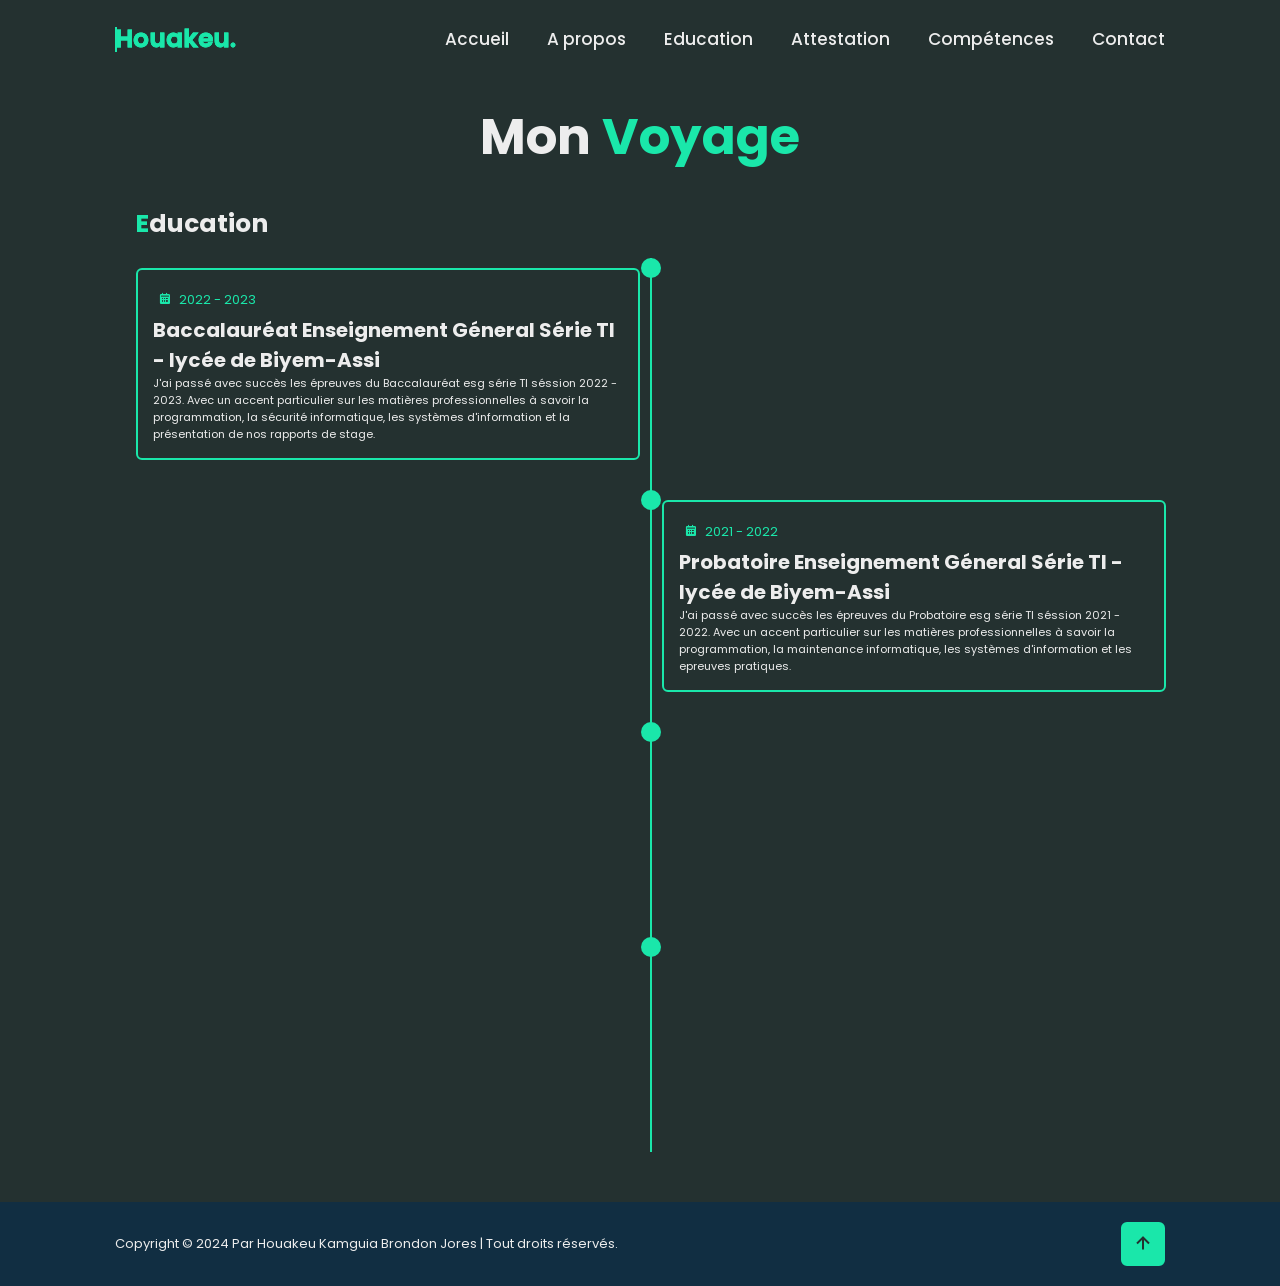
<file: Site Portfolio/Education.html>
<!DOCTYPE html>
<html lang="fr">
<head>
    <meta charset="UTF-8">
    <meta http-equiv="X-UA-Compatible" content="IE=edge">
    <meta name="viewport" content="width=device-width, initial-scale=1.0">
    <title>Houakeu Brondon Portfolio</title>
    <link rel="stylesheet" href="css/style.css">
    <link rel="shortcut icon" href="images/Young_programs-removebg-preview.png" type="image/x-icon">
     <!--Icones section -->
    <link href='https://unpkg.com/boxicons@2.1.4/css/boxicons.min.css' rel='stylesheet'>
</head>
<body>
    
    <!--header section -->
    <header class="header">
        <a href="#" class="logo">Houakeu.</a>

        <div class='bx bx-menu' id="menu-icon"></div>
       
        <nav class="navbar">
            <a href="index.html" target="_blank" class="active">Accueil</a>
            <a href="Apropos.html" target="_blank">A propos</a>
            <a href="Education.html" target="_blank">Education</a>
            <a href="Attestation.html" target="_blank">Attestation</a>
            <a href="competences.html" target="_blank">Compétences</a>
            <a href="contact.html" target="_blank">Contact</a>

            <span class="active-nav"></span>
        </nav>
    </header>


    <!-- Education section -->
    
    <section class="Education" id="Education" name="Education">
        <h2 class="heading"> Mon <span>Voyage</span> </h2>

        <div class="Education-row">
            <div class="Education-column">
                <h3 class="title"><span>E</span>ducation</h3>

                <div class="Education-box">
                    <div class="Education-content">
                        <div class="content">
                            <div class="year"> <i class="bx bxs-calendar"></i> 2022 - 2023 </div>
                            <h3>Baccalauréat Enseignement Géneral Série TI - lycée de Biyem-Assi</h3>
                            <p>J'ai passé avec succès les épreuves du Baccalauréat esg série TI séssion 2022 - 2023.
                                Avec un accent particulier sur les matières professionnelles à savoir la programmation,
                                la sécurité informatique, les systèmes d'information et la présentation de nos rapports de stage.
                            </p>
                        </div>
                    </div>

                    <div class="Education-content">
                        <div class="content">
                            <div class="year"> <i class="bx bxs-calendar"></i> 2021 - 2022 </div>
                            <h3>Probatoire Enseignement Géneral Série TI - lycée de Biyem-Assi</h3>
                            <p>J'ai passé avec succès les épreuves du Probatoire esg série TI séssion 2021 - 2022.
                                Avec un accent particulier sur les matières professionnelles à savoir la programmation,
                                la maintenance informatique, les systèmes d'information et les epreuves pratiques.
                            </p>
                        </div>
                    </div>

                    <div class="Education-content">
                        <div class="content">
                            <div class="year"> <i class="bx bxs-calendar"></i> 2019 - 2020 </div>
                            <h3>Brevet d'Etude Du Premier Cycle série Allemande - lycée de Biyem-Assi</h3>
                            <p>J'ai passé avec succès les épreuves du Brevet d'Etude Du Premier Cycle série Allemande séssion 2019 - 2020.
                                Avec un accent particulier sur les matières professionnelles à savoir la langue Allemande et la langue anglaise.
                            </p>
                        </div>
                    </div>

                    <div class="Education-content">
                        <div class="content">
                            <div class="year"> <i class="bx bxs-calendar"></i> 2015 - 2016 </div>
                            <h3>Certificat D'érude Primaire Elementaire - Ecole Primaire Départementale de melen III</h3>
                            <p>J'ai passé avec succès les épreuves du Certificat D'érude Primaire Elementaire séssion 2015 - 2016.
                                et obtenu aini un obtenu mon ticket d'entrée pour le lycée de Biyem-Assi.
                            </p>
                        </div>
                    </div>

                </div>
            </div>


        </div>

    </section>

    <!-- Footer section -->
    <footer class="footer">
        <div class="footer-text">
            <p>Copyright &copy; 2024 Par Houakeu Kamguia Brondon Jores | Tout droits réservés.</p>
        </div>

        <div class="footer-iconTop">
            <a href="#"><i class="bx bx-up-arrow-alt"></i></a>
        </div>
    </footer>
    <script src="js/script.js"></script>
</body>
</html>
</file>
<file: projet_dev_web/style.css>
*{
    box-sizing: border-box;
}

body{
    background-color: rgba(245, 196, 204, 0.259);
}

form{
    padding: 0 0% 3%;
    display: block;
    
}

fieldset{
    width: 80%;
    background-color: rgba(245, 179, 190, 0.21);
}

table{
    width: 100%;
}

table .entry{
    width: 9%;
    position: relative;
    top: 0;
}


table input[type="text"],
input[type="password"],
input[type="email"],
input[type="date"]{
    width: 90%;
    margin: 0.5%;
}

label{
    top: 0;
    position: relative;
}

input[type="radio"],
input[type="checkbox"]{
    margin-top: 0.3%;
    margin-left: 1%;
    margin-bottom: 1%;
    margin-right: 1%;
}



select,textarea{
    width: 81%;
    margin-left: 1%;
}

select{
    height: 50px;
}

textarea{
    text-align: center;
    font-weight: bolder;
    color: #000;
}

.textes{
    display: flex;
}
</file>
<file: Site Portfolio/css/style.css>
@import url('https://fonts.googleapis.com/css2?family=Poppins:wght@300;400;500;600;700&display=swap');

*{
    margin: 0;
    padding: 0;
    box-sizing: border-box;
    text-decoration: none;
    border: none;
    outline: none;
    scroll-behavior: smooth;
    font-family: 'Poppins', sans-serif;
}

:root{
    --bg-color: #243130;
    --second-bg-color: #112e42;
    --text-color: #ededed;
    --main-color: #1ae7aa;
}

html{
    font-size: 62.5%;
    overflow-x: hidden;
} 

body{
    background: var(--bg-color);
    color: var(--text-color);
}

.header{
    position:fixed;
    top:0;
    left: 0;
    width: 100%;
    padding: 2rem 9%;
    background: transparent;
    display: flex;
    justify-content: space-between;
    align-items: center;
    z-index: 100;
    transition: .5s;
}

.header.fixe{
    background: var(--bg-color);
}

@keyframes logotext{
    0%,
    10%,
    100%{
        background-position: -125px 0;
    }
    65%,
    85%{
        background-position:0 0;
    }
}

@keyframes logoBartext{
    0%,
    10%,
    100%{
        width: 0;
    }
    65%,
    85%{
        width: 125px;
        opacity: 1;
    }
    75%, 81%{
        opacity: 0;
    }
}

.logo{
    font-size: 2.5rem;
    font-weight: 600;
    color: transparent;
    -webkit-text-stroke: .8px var(--main-color);
    background-image: linear-gradient(var(--main-color), var(--main-color));
    background-repeat: no-repeat;
    -webkit-background-clip: text;
    background-position: 0 0;
    animation: logotext 5s linear infinite;
    animation-delay:6s;
    width: 125px;
}

.logo::before{
    content: '';
    position: absolute;
    top: 35%;
    left: 50;
    width: 0;
    height: 32%;
    border-right: 2px solid var(--main-color);
    z-index: -1;
    animation: logoBartext 5s linear infinite;
    animation-delay:6s;
}


.navbar a {
    font-size: 1.7rem;
    color: var(--text-color);
    font-weight: 500;
    margin-left:3.5rem;
    transition: 1s;
}

.navbar a:hover {
    color: var(--main-color);
}

.navbar a:hover,
.navbar a.active{
    color: var(--main-color);
}

#menu-icon{
    font-size: 3.6rem;
    color: var(--text-color);
    cursor: pointer;
    display: none;
}

section{
    min-height: 100vh;
    padding: 10rem 9% 2rem;
}

.home{
    display: flex;
    background: url('../images/2.jpg') no-repeat;
    background-size: cover;
    background-position: center;
    align-items: center;
    padding: 10% 9%;
}

.home-content{
    max-width: 60rem;
}

.home-content h1{
    font-size: 5.6rem;
    font-weight: 600;
    line-height: 1.3;
}

.home-content .text-animate{
    position: relative;
    width: 32.8rem;
}

.home-content .text-animate h3{
    font-size: 3.2rem;
    font-weight: 700;
    color: transparent;
    text-align: left;
    -webkit-text-stroke-color: var(--main-color);
    -webkit-text-stroke-width: .8px;
}

.home-content p {
    text-align: justify;
    font-size: 1.2rem;
    margin: 2rem 0 4rem;
}

.btn-box{
    position: relative;
    display: flex;
    justify-content: space-between;
    width: 34.5rem;
    height: 5rem;
}

.btn-box .btn{
    position: relative;
    display: inline-flex;
    justify-content: center;
    align-items: center;
    width: 15rem;
    height: 100%;
    background: var(--main-color);
    border: .2rem solid var(--main-color);
    border-radius: .8rem;
    font-size: 1.2rem;
    font-weight: 600;
    letter-spacing: .1rem;
    color: var(--bg-color);
    z-index: 1;
    overflow: hidden;
    transition: .5s;
}

.btn-box .btn:hover{
    color:var(--main-color);
}

.btn-box .btn:nth-child(2){
    background: transparent;
    color: var(--main-color);
}

.btn-box .btn:nth-child(2):hover{
    color: var(--bg-color);
}


.btn-box .btn:nth-child(2)::before{
    background: var(--main-color);
}

.btn-box .btn::before{
    content: '';
    position:absolute;
    top: 0;
    left: 0;
    width: 0;
    height: 100%;
    background: var(--bg-color);
    z-index: -1;
    transition: .5s;
}

.btn-box .btn:hover::before{
    width: 100%;
}

.home-sci {
    position: absolute;
    bottom:4rem;
    width: 170px;
    display: flex;
    justify-content: space-between;
}

.home-sci a{
    position: relative;
    display: inline-flex;
    justify-content: center;
    align-items: center;
    width: 40px;
    height: 40px;
    background: transparent !important;
    border: .2rem solid var(--main-color);
    border-radius: 50%;
    font-size: 20px;
    color: var(--main-color);
    z-index: 1;
    overflow: hidden;
    transition: .5s;
}

.home-sci a:hover{
    color: var(--bg-color);
}

.home-sci a::before{
    content: '';
    position: absolute;
    top: 0;
    left: 0;
    width: 0;
    height:100%;
    background: var(--main-color);
    z-index: -1;
    transition: .5s;
}

.home-sci a:hover::before{
    width: 100%;
}

.home-imghover{
    position: absolute;
    top: 0;
    right: 0;
    width: 45%;
    height: 100%;
    background: transparent;
    transition: 3s;
}

.home-imghover:hover{
    background: var(--bg-color);
    opacity: .8;
    transition: 3s;
}

.Apropos{
    display: flex;
    justify-content: center;
    align-items: center;
    flex-direction: column;
    gap: 2rem;
    background: var(--second-bg-color);
    padding-bottom: 6rem;
}

span{
    color: var(--main-color);
}

.heading{
    font-size: 5rem;
    margin-bottom: 3rem;
    text-align: center;
}

.Apropos-img{
    position: relative;
    width: 30rem;
    height: 30rem;
    border-radius: 50%;
    justify-content: center;
    display: flex;
    align-items: center;
}

.Apropos-img img{
    width: 90%;
    height: 90%;
    border-radius: 50%;
    border: .3rem solid var(--main-color) ;
    transition: .9s;
    animation: moveR 1s ease infinite alternate;
}

@keyframes moveR {
    0% {
        filter: grayscale(100%);
    
    }
    12.5% {
        
        filter: grayscale(87.5%);
    }

    25% {
        filter: grayscale(75%);
    
    }
    37.5% {
        
        filter: grayscale(62.5%);
    }

    50% {
        filter: grayscale(50%);
    
    }
    62.5% {
        
        filter: grayscale(37.5%);
    }

    75% {
        filter: grayscale(25%);
    
    }
    87.5% {
        
        filter: grayscale(12.5%);
    }
    100% {
        
        filter: none;
    }
}

.Apropos-img .circle-spin{
    position: absolute;
    top: 50%;
    left: 50%;
    transform: translate(-50%, -50%) rotate(0);
    width: 100%;
    height: 100%;
    border-radius: 50%;
    border-top: .3rem solid var(--second-bg-color);
    border-bottom: .3rem solid var(--second-bg-color);
    border-left: .3rem solid var(--main-color);
    border-right: .3rem solid var(--main-color);
    transition: .9s;
    animation: moveRight 2s ease infinite alternate;
}

@keyframes moveRight {
    0% {
        border-top: .3rem solid var(--main-color);
    border-bottom: .3rem solid var(--second-bg-color);
    border-left: .3rem solid var(--second-bg-color);
    border-right: .3rem solid var(--second-bg-color);
    
    }
    12.5% {
        
        border-top: .3rem solid var(--second-bg-color);
    border-bottom: .3rem solid var(--second-bg-color);
    border-left: .3rem solid var(--second-bg-color);
    border-right: .3rem solid var(--main-color);
    }

    25% {
        border-top: .3rem solid var(--second-bg-color);
    border-bottom: .3rem solid var(--main-color);
    border-left: .3rem solid var(--second-bg-color);
    border-right: .3rem solid var(--second-bg-color);
    
    }
    37.5% {
        
        border-top: .3rem solid var(--second-bg-color);
        border-bottom: .3rem solid var(--second-bg-color);
        border-left: .3rem solid var(--main-color);
        border-right: .3rem solid var(--second-bg-color);
    }

    50% {
        border-top: .3rem solid var(--main-color);
    border-bottom: .3rem solid var(--second-bg-color);
    border-left: .3rem solid var(--second-bg-color);
    border-right: .3rem solid var(--second-bg-color);
    
    }
    62.5% {
        
        border-top: .3rem solid var(--second-bg-color);
        border-bottom: .3rem solid var(--second-bg-color);
        border-left: .3rem solid var(--second-bg-color);
        border-right: .3rem solid var(--main-color);
    }

    75% {
        border-top: .3rem solid var(--second-bg-color);
    border-bottom: .3rem solid var(--main-color);
    border-left: .3rem solid var(--second-bg-color);
    border-right: .3rem solid var(--second-bg-color);
    
    }
    87.5% {
        
        border-top: .3rem solid var(--second-bg-color);
        border-bottom: .3rem solid var(--second-bg-color);
        border-left: .3rem solid var(--main-color);
        border-right: .3rem solid var(--second-bg-color);
    }
    100% {
        
        border-top: .3rem solid var(--main-color);
        border-bottom: .3rem solid var(--main-color);
        border-left: .3rem solid var(--main-color);
        border-right: .3rem solid var(--main-color);
    }
}


.Apropos-img .circle-spin:hover{
    transition: .9s;
    border-top: .3rem dashed var(--main-color);
    border-bottom: .3rem solid var(--main-color);
    border-left: .3rem solid var(--second-bg-color);
    border-right: .3rem solid var(--second-bg-color);
}

.Apropos-content{
    text-align: center;
}

.Apropos-content h3{
    font-size: 2.4rem;
}

.Apropos-content p{
    text-align: justify;
    font-size: 1.5rem;
    margin: 2rem 0 3rem;
}

.btn-box.btns{
    display: inline-block;
    width: 100%;
}

.btn-box.btns a::before{
    background: var(--second-bg-color);
}

.Education{
    display: flex;
    justify-content: center;
    align-items: center;
    flex-direction: column;
    min-height: auto;
    padding-bottom: 5rem;
}

.Education .Education-row{
    display: flex;
    flex-wrap: wrap;
    gap: 5rem;
}



.Education-row .Education-column{
    flex: 1 1 40rem;
}

.Education-column .title{
    font-size: 2.5rem;
    margin: 0 0 1.5rem 2rem;
}

.Education-column .Education-box{
    left: 51%;
    position: relative;
    border-left: .2rem solid var(--main-color);
}

.Education-column .Education-content:nth-child(1) .content{
    left: -104.5%;
}

.Education-column .Education-content:nth-child(3) .content{
    left: -104.5%;
}

.Education-box .Education-content{
    position: relative;
    padding: 1rem;
    width: 50%;
}

.Education-box .Education-content .content{
    opacity: 0;
    transition: opacity 0.5s ease-in-out;
}
.Education-box .Education-content::before{
    content: '';
    position: absolute;
    top: 0;
    left: -1.1rem;
    width: 2rem;
    height: 2rem;
    background: var(--main-color);
    border-radius: 50%;
}

.Education-content .content{
    position: relative;
    padding: 1.5rem;
    border: .2rem solid var(--main-color);
    border-radius: .6rem;
    margin-bottom: 2rem;
    overflow: hidden;
}

.Education-content .content::before{
    content: '';
    position: absolute;
    top: 0;
    left: 0;
    width: 0%;
    height: 100%;
    background: var(--second-bg-color);
    z-index: -1;
    transition: .6s;
    cursor: pointer;
}

.Education-content .content:hover::before{
    width: 100%;
    cursor: pointer;
    transition: .6s;
}

.Education-content .content .year{
    font-size: 1.3rem;
    color: var(--main-color);
    padding: .5rem;
}

.Education-content .content .year i{
    padding-right: .5rem;
}

.Education-content .content h3{
    font-size: 2rem;
}

.Education-content .content p{
    font-size: 1.1rem;
}

.competences{
    min-height: auto;
    padding-bottom: 7rem;
    background: var(--second-bg-color);
}

.competences .competences-row{
    flex-wrap: wrap;
    gap: 5rem;
}

.competences-row .competences-column{
    margin-bottom: 20px;
} 

.competences-column .title{
    font-size: 2.5rem;
    margin: 0 0 1.5rem;
}

.competences-box .competences-content{
    position: relative;
    border: .2rem solid var(--main-color);
    border-radius: .6rem;
    padding: .5rem 1.5rem;
    z-index: 1;
    transition: .5s;
    overflow: hidden;
}

.competences-box .competences-content::before{
    content: '';
    position: absolute;
    top: 0;
    left: 0;
    width: 0;
    height: 100%;
    background: var(--bg-color);
    z-index: -1;
    transition: .5s;
}

.competences-box .competences-content:hover::before{
    width: 100%;
}

.competences-content .progress{
    padding: 1rem 0;
}

.competences-content .progress h3{
    font-size: 1.5rem;
    display: flex;
    justify-content: space-between;
}

.competences-content .progress h3 span{
    color: var(--text-color);
}

.competences-content .progress .bar{
    height: 2.5rem;
    border-radius: .6rem;
    border: .2rem solid var(--main-color);
    padding: .5rem;
    margin: 1rem 0;
}

.competences-content .progress .bar span{
    display: block;
    height: 100%;
    border-radius: .3rem;
    background: var(--main-color);
}
@keyframes load{
    0%{
        width: 1%;
    }
    5%{
        width: 5%;
    }
    10%{
        width: 10%;
    }
    15%{
        width: 15%;
    }
    20%{
        width: 20%;
    }
    25%{
        width: 25%;
    }
    30%{
        width: 30%;
    }
    35%{
        width: 35%;
    }
    40%{
        width: 40%;
    }
    45%{
        width: 45%;
    }
    50%{
        width: 50%;
    }
    55%{
        width: 55%;
    }
    60%{
        width: 60%;
    }
    65%{
        width: 65%;
    }
    70%{
        width: 70%;
    }
    75%{
        width: 73%;
    }
    80%{
        width: 73%;
    }
    85%{
        width: 73%;
    }
    90%{
        width: 73%;
    }
    95%{
        width: 73%;
    }
    100%{
        width: 0%;
    }
}
@keyframes load1{
    0%{
        width: 1%;
    }
    5%{
        width: 5%;
    }
    10%{
        width: 10%;
    }
    15%{
        width: 15%;
    }
    20%{
        width: 20%;
    }
    25%{
        width: 25%;
    }
    30%{
        width: 30%;
    }
    35%{
        width: 35%;
    }
    40%{
        width: 40%;
    }
    45%{
        width: 45%;
    }
    50%{
        width: 50%;
    }
    55%{
        width: 55%;
    }
    60%{
        width: 60%;
    }
    65%{
        width: 60%;
    }
    70%{
        width: 60%;
    }
    75%{
        width: 60%;
    }
    80%{
        width: 60%;
    }
    85%{
        width: 60%;
    }
    90%{
        width: 60%;
    }
    95%{
        width: 60%;
    }
    100%{
        width: 0%;
    }
}
@keyframes load2{
    0%{
        width: 1%;
    }
    5%{
        width: 5%;
    }
    10%{
        width: 10%;
    }
    15%{
        width: 15%;
    }
    20%{
        width: 20%;
    }
    25%{
        width: 25%;
    }
    30%{
        width: 30%;
    }
    35%{
        width: 35%;
    }
    40%{
        width: 40%;
    }
    45%{
        width: 45%;
    }
    50%{
        width: 50%;
    }
    55%{
        width: 55%;
    }
    60%{
        width: 60%;
    }
    65%{
        width: 65%;
    }
    70%{
        width: 70%;
    }
    75%{
        width: 75%;
    }
    80%{
        width: 80%;
    }
    85%{
        width: 85%;
    }
    90%{
        width: 85%;
    }
    95%{
        width: 85%;
    }
    100%{
        width: 0%;
    }
}
@keyframes load3{
    0%{
        width: 1%;
    }
    5%{
        width: 5%;
    }
    10%{
        width: 10%;
    }
    15%{
        width: 15%;
    }
    20%{
        width: 20%;
    }
    25%{
        width: 25%;
    }
    30%{
        width: 30%;
    }
    35%{
        width: 35%;
    }
    40%{
        width: 40%;
    }
    45%{
        width: 45%;
    }
    50%{
        width: 50%;
    }
    55%{
        width: 53%;
    }
    60%{
        width: 53%;
    }
    65%{
        width: 53%;
    }
    70%{
        width: 53%;
    }
    75%{
        width: 53%;
    }
    80%{
        width: 53%;
    }
    85%{
        width: 53%;
    }
    90%{
        width: 53%;
    }
    95%{
        width: 53%;
    }
    100%{
        width: 0%;
    }
}
@keyframes load4{
    0%{
        width: 1%;
    }
    5%{
        width: 5%;
    }
    10%{
        width: 10%;
    }
    15%{
        width: 15%;
    }
    20%{
        width: 20%;
    }
    25%{
        width: 25%;
    }
    30%{
        width: 30%;
    }
    35%{
        width: 35%;
    }
    40%{
        width: 40%;
    }
    45%{
        width: 45%;
    }
    50%{
        width: 50%;
    }
    55%{
        width: 55%;
    }
    60%{
        width: 60%;
    }
    65%{
        width: 65%;
    }
    70%{
        width: 70%;
    }
    75%{
        width: 75%;
    }
    80%{
        width: 80%;
    }
    85%{
        width: 83%;
    }
    90%{
        width: 83%;
    }
    95%{
        width: 83%;
    }
    100%{
        width: 0%;
    }
}
@keyframes load5{
    0%{
        width: 1%;
    }
    5%{
        width: 5%;
    }
    10%{
        width: 10%;
    }
    15%{
        width: 15%;
    }
    20%{
        width: 20%;
    }
    25%{
        width: 25%;
    }
    30%{
        width: 30%;
    }
    35%{
        width: 35%;
    }
    40%{
        width: 40%;
    }
    45%{
        width: 45%;
    }
    50%{
        width: 50%;
    }
    55%{
        width: 55%;
    }
    60%{
        width: 59%;
    }
    65%{
        width: 59%;
    }
    70%{
        width: 59%;
    }
    75%{
        width: 59%;
    }
    80%{
        width: 59%;
    }
    85%{
        width: 59%;
    }
    90%{
        width: 59%;
    }
    95%{
        width: 59%;
    }
    100%{
        width: 0%;
    }
}
@keyframes load6{
    0%{
        width: 1%;
    }
    5%{
        width: 5%;
    }
    10%{
        width: 10%;
    }
    15%{
        width: 15%;
    }
    20%{
        width: 20%;
    }
    25%{
        width: 25%;
    }
    30%{
        width: 30%;
    }
    35%{
        width: 35%;
    }
    40%{
        width: 40%;
    }
    45%{
        width: 45%;
    }
    50%{
        width: 50%;
    }
    55%{
        width: 55%;
    }
    60%{
        width: 61%;
    }
    65%{
        width: 61%;
    }
    70%{
        width: 61%;
    }
    75%{
        width: 61%;
    }
    80%{
        width: 61%;
    }
    85%{
        width: 61%;
    }
    90%{
        width: 61%;
    }
    95%{
        width: 61%;
    }
    100%{
        width: 0%;
    }
}
@keyframes load7{
    0%{
        width: 1%;
    }
    5%{
        width: 5%;
    }
    10%{
        width: 10%;
    }
    15%{
        width: 15%;
    }
    20%{
        width: 20%;
    }
    25%{
        width: 25%;
    }
    30%{
        width: 30%;
    }
    35%{
        width: 35%;
    }
    40%{
        width: 40%;
    }
    45%{
        width: 45%;
    }
    50%{
        width: 50%;
    }
    55%{
        width: 55%;
    }
    60%{
        width: 60%;
    }
    65%{
        width: 60%;
    }
    70%{
        width: 60%;
    }
    75%{
        width: 60%;
    }
    80%{
        width: 60%;
    }
    85%{
        width: 60%;
    }
    90%{
        width: 60%;
    }
    95%{
        width: 60%;
    }
    100%{
        width: 0%;
    }
}
@keyframes load8{
    0%{
        width: 1%;
    }
    5%{
        width: 5%;
    }
    10%{
        width: 10%;
    }
    15%{
        width: 15%;
    }
    20%{
        width: 20%;
    }
    25%{
        width: 25%;
    }
    30%{
        width: 30%;
    }
    35%{
        width: 35%;
    }
    40%{
        width: 40%;
    }
    45%{
        width: 45%;
    }
    50%{
        width: 45%;
    }
    55%{
        width: 45%;
    }
    60%{
        width: 45%;
    }
    65%{
        width: 45%;
    }
    70%{
        width: 45%;
    }
    75%{
        width: 45%;
    }
    80%{
        width: 45%;
    }
    85%{
        width: 45%;
    }
    90%{
        width: 45%;
    }
    95%{
        width: 45%;
    }
    100%{
        width: 0%;
    }
}
@keyframes load9{
    0%{
        width: 1%;
    }
    5%{
        width: 5%;
    }
    10%{
        width: 10%;
    }
    15%{
        width: 15%;
    }
    20%{
        width: 20%;
    }
    25%{
        width: 25%;
    }
    30%{
        width: 30%;
    }
    35%{
        width: 35%;
    }
    40%{
        width: 40%;
    }
    45%{
        width: 45%;
    }
    50%{
        width: 50%;
    }
    55%{
        width: 55%;
    }
    60%{
        width: 60%;
    }
    65%{
        width: 65%;
    }
    70%{
        width: 65%;
    }
    75%{
        width: 65%;
    }
    80%{
        width: 65%;
    }
    85%{
        width: 65%;
    }
    90%{
        width: 65%;
    }
    95%{
        width: 65%;
    }
    100%{
        width: 0%;
    }
}
@keyframes load10{
    0%{
        width: 1%;
    }
    5%{
        width: 5%;
    }
    10%{
        width: 10%;
    }
    15%{
        width: 15%;
    }
    20%{
        width: 20%;
    }
    25%{
        width: 25%;
    }
    30%{
        width: 30%;
    }
    35%{
        width: 35%;
    }
    40%{
        width: 40%;
    }
    45%{
        width: 45%;
    }
    50%{
        width: 50%;
    }
    55%{
        width: 55%;
    }
    60%{
        width: 60%;
    }
    65%{
        width: 65%;
    }
    70%{
        width: 72%;
    }
    75%{
        width: 72%;
    }
    80%{
        width: 72%;
    }
    85%{
        width: 72%;
    }
    90%{
        width: 72%;
    }
    95%{
        width: 72%;
    }
    100%{
        width: 0%;
    }
}
@keyframes load11{
    0%{
        width: 1%;
    }
    5%{
        width: 5%;
    }
    10%{
        width: 10%;
    }
    15%{
        width: 15%;
    }
    20%{
        width: 20%;
    }
    25%{
        width: 25%;
    }
    30%{
        width: 30%;
    }
    35%{
        width: 35%;
    }
    40%{
        width: 40%;
    }
    45%{
        width: 45%;
    }
    50%{
        width: 50%;
    }
    55%{
        width: 55%;
    }
    60%{
        width: 60%;
    }
    65%{
        width: 69%;
    }
    70%{
        width: 69%;
    }
    75%{
        width: 69%;
    }
    80%{
        width: 69%;
    }
    85%{
        width: 69%;
    }
    90%{
        width: 69%;
    }
    95%{
        width: 69%;
    }
    100%{
        width: 0%;
    }
}
.competences-column:nth-child(1) .competences-content .progress:nth-child(1) .bar span{
    animation: load 15s ease infinite ;
}

.competences-column:nth-child(1) .competences-content .progress:nth-child(2) .bar span{
    animation: load1 15s ease infinite ;
}

.competences-column:nth-child(1) .competences-content .progress:nth-child(3) .bar span{
    animation: load2 15s ease infinite ;
}

.competences-column:nth-child(1) .competences-content .progress:nth-child(4) .bar span{
    animation: load3 15s ease infinite ;
}

.competences-column:nth-child(2) .competences-content .progress:nth-child(1) .bar span{
    animation: load4 15s ease infinite ;
}

.competences-column:nth-child(2) .competences-content .progress:nth-child(2) .bar span{
    animation: load5 15s ease infinite ;
}

.competences-column:nth-child(2) .competences-content .progress:nth-child(3) .bar span{
    animation: load6 15s ease infinite ;
}

.competences-column:nth-child(2) .competences-content .progress:nth-child(4) .bar span{
    animation: load7 15s ease infinite ;
}
.competences-column:nth-child(3) .competences-content .progress:nth-child(1) .bar span{
    animation: load11 15s ease infinite ;
}

.competences-column:nth-child(3) .competences-content .progress:nth-child(2) .bar span{
    animation: load9 15s ease infinite ;
}

.competences-column:nth-child(3) .competences-content .progress:nth-child(3) .bar span{
    animation: load10 15s ease infinite ;
}

.competences-column:nth-child(3) .competences-content .progress:nth-child(4) .bar span{
    animation: load8 15s ease infinite ;
}

.contact{
    min-height: auto;
    padding-bottom: 7rem;
}

.contact form{
    max-width: 70rem;
    margin: 0 auto;
    text-align: center;
}

.contact form .input-box{
    position: relative;
    display: flex;
    justify-content: space-between;
    flex-wrap: wrap;
}

.contact form .input-box .input-field{
    position: relative;
    width: 49%;
    margin: .8rem 0;
}

.contact form .input-box .input-field input,
.contact form .textarea-field textarea{
    width: 100%;
    height: 100%;
    font-size: 1.6rem;
    padding: 1.5rem;
    color: var(--text-color);
    background: transparent;
    border-radius: .6rem;
    border:.2rem solid var(--main-color);
}

.contact form .input-box .input-field input::placeholder,
.contact form .textarea-field textarea::placeholder{
    color: var(--text-color);
}

.contact form .input-box .input-field input:focus~.focus,
.contact form .input-box .input-field input:valid~.focus,
.contact form .textarea-field textarea:focus~.focus,
.contact form .textarea-field textarea:valid~.focus{
    width: 100%;
    transition: .9s;
}

.contact form .focus{
    position: absolute;
    top: 0;
    left: 0;
    width: 0;
    height: 100%;
    background: var(--second-bg-color);
    border-radius: .6rem;
    z-index: -1;
    transition: .9s;
}

.contact form .textarea-field{
    position: relative;
    margin: .8rem 0 2.7rem;
    display: flex;
}

.contact form .textarea-field textarea{
    resize: none;
}

.contact form .btn-box.btns .btn{
    cursor: pointer;
}

.footer{
    display: flex;
    justify-content: space-between;
    align-items: center;
    flex-wrap: wrap;
    padding: 2rem 9%;
    background: var(--second-bg-color);
}

.footer-text p {
    font-size: 1.3rem;
}

.footer-iconTop a{
    position: relative;
    display: inline-flex;
    justify-content: center;
    align-items: center;
    padding: .8rem;
    background: var(--main-color);
    border: .2rem solid var(--main-color);
    border-radius: .6rem;
    z-index: 1;
    transition: .5s;
}

.footer-iconTop a i{
    font-size: 2.4rem;
    color: var(--bg-color);
}

.footer-iconTop a::before{
    content: ' ';
    position: absolute;
    top: 0;
    left: 0;
    width: 0;
    height: 100%;
    background: var(--second-bg-color);
    z-index: -1;
    transition: .5s;
}

.footer-iconTop a:hover::before{
    width: 100%;
    transition: .5s;
}

.footer-iconTop a:hover i{
    color: var(--text-color);
}

/* Media querry */
@media (max-width: 1200px) {
    html{
        font-size: 55%;
    }
   
}

@media (max-width: 991px) {
    .header{
        padding: 2rem 4%;
    }

    section{
        padding: 10rem 4% 2rem;
    }

    .home{
        padding: 0 4%;
    }

    .footer{
        padding: 2rem 4%;
    }
    .Education-column .Education-content:nth-child(1) .content{
        left: 0;
    }
    
    .Education-column .Education-content:nth-child(3) .content{
        left: 0;
    }
    
    .Education-box .Education-content{
        position: relative;
        padding: 1rem;
        width: 100%;
    }

    .Education-column .Education-box{
        left: 0;
    }
}

@media (max-width: 768px) {
    .header{
        background: var(--bg-color);
    }

    #menu-icon{
        display: block;
    }

    .navbar{
        position: absolute;
        top: 100%;
        left: -100%;
        width: 100%;
        padding: 1rem 4%;
        background: var(--main-color);
        z-index: 1;
        box-shadow: 0 .5rem 1rem rgba(0, 0, 0, .2);
        transition: .25s ease;
        transition-delay: .25s;
    }

    .navbar .active-nav {
        position: absolute;
        top: 0;
        left: -100%;
        width: 100%;
        z-index: -1;
        height: 100%;
        background: var(--bg-color);
        border-top: .1rem solid rgba(0, 0, 0, .2);
        transition: .25s ease;
        transition-delay: 0s;
    }

    .navbar.active .active-nav{
        left: 0;
        transition-delay: .25s;
    }

    .navbar.active{
        left: 0;
        transition-delay: 0s;
    }

    .navbar a{
       
        display: block;
        font-size: 2rem;
        margin: 3rem 0;
        transform: translateX(-20rem);
        transition: .25s ease;
        transition-delay: 0s;
    }

    .navbar.active a{
      
        transform: translateX(0);
        transition-delay: .25s;
    }

    .Education-column .Education-content:nth-child(1) .content{
        left: 0;
    }
    
    .Education-column .Education-content:nth-child(3) .content{
        left: 0;
    }
    
    .Education-box .Education-content{
        position: relative;
        padding: 1rem;
        width: 100%;
    }

    .Education-column .Education-box{
        left: 0;
    }
    
}

@media (max-width: 520px) {
    html{
        font-size: 50%;
    }

    .home-content h1{
        display: flex;
        flex-direction: column;
    }

    .home-sci{
        width: 130px;
    }

    .home-sci a{
        width: 36px;
        height: 36px;
    }

    .Education-column .Education-content:nth-child(1) .content{
        left: 0;
    }
    
    .Education-column .Education-content:nth-child(3) .content{
        left: 0;
    }
    
    .Education-box .Education-content{
        position: relative;
        padding: 1rem;
        width: 100%;
    }

    .Education-column .Education-box{
        left: 0;
    }
}

@media (max-width: 520px) {
    .home-content h1{
        font-size: 5.2rem;
    }

    .Education{
        padding: 10rem 4% 5rem 5%;
    }

    .contact form .input-box .input-field{
        width: 100%;
    }
    .Education-column .Education-box{
        left: 0;
        border-left: .2rem solid var(--main-color);
    }
    .Education-column .Education-content:nth-child(1) .content{
        left: 0;
    }
    
    .Education-column .Education-content:nth-child(3) .content{
        left: 0;
    }
    
    .Education-box .Education-content{
        position: relative;
        padding: 1rem;
        width: 100%;
    }

    .Education-column .Education-box{
        left: 0;
    }
    
}
</file>
